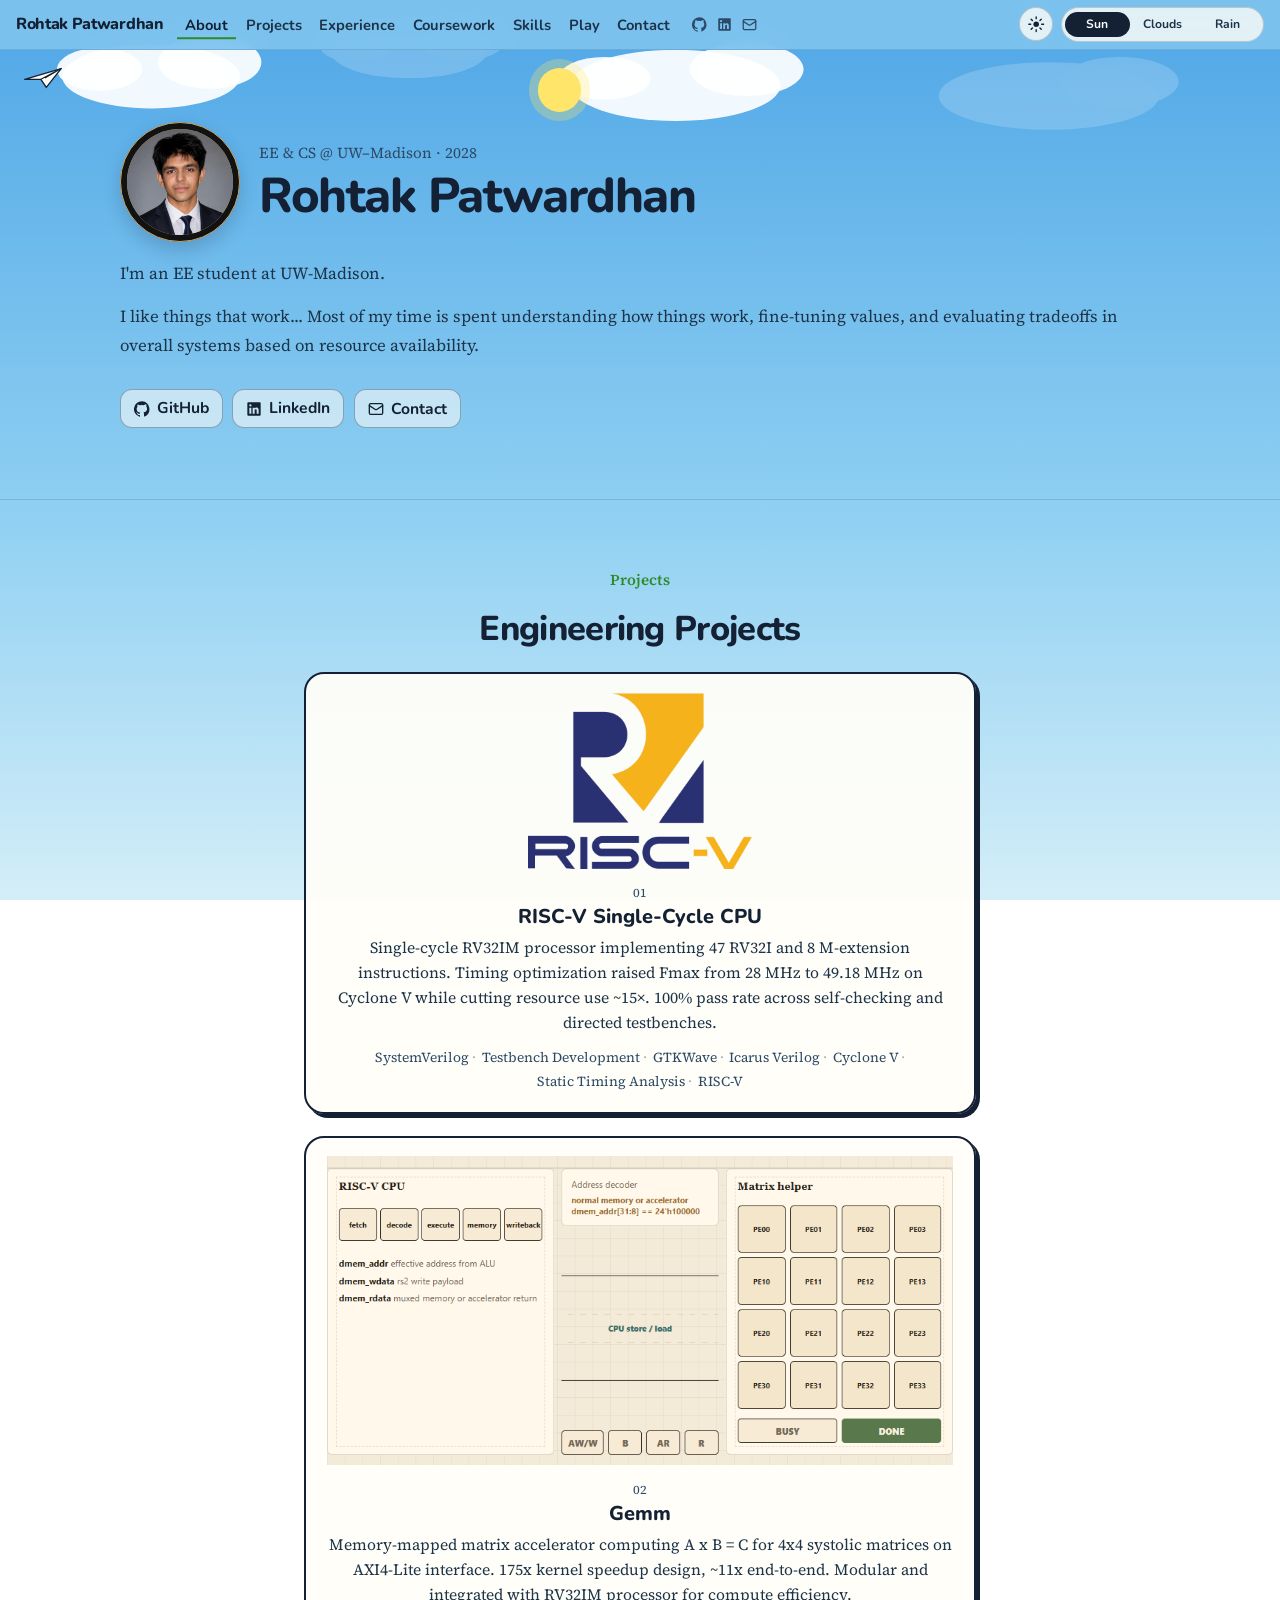
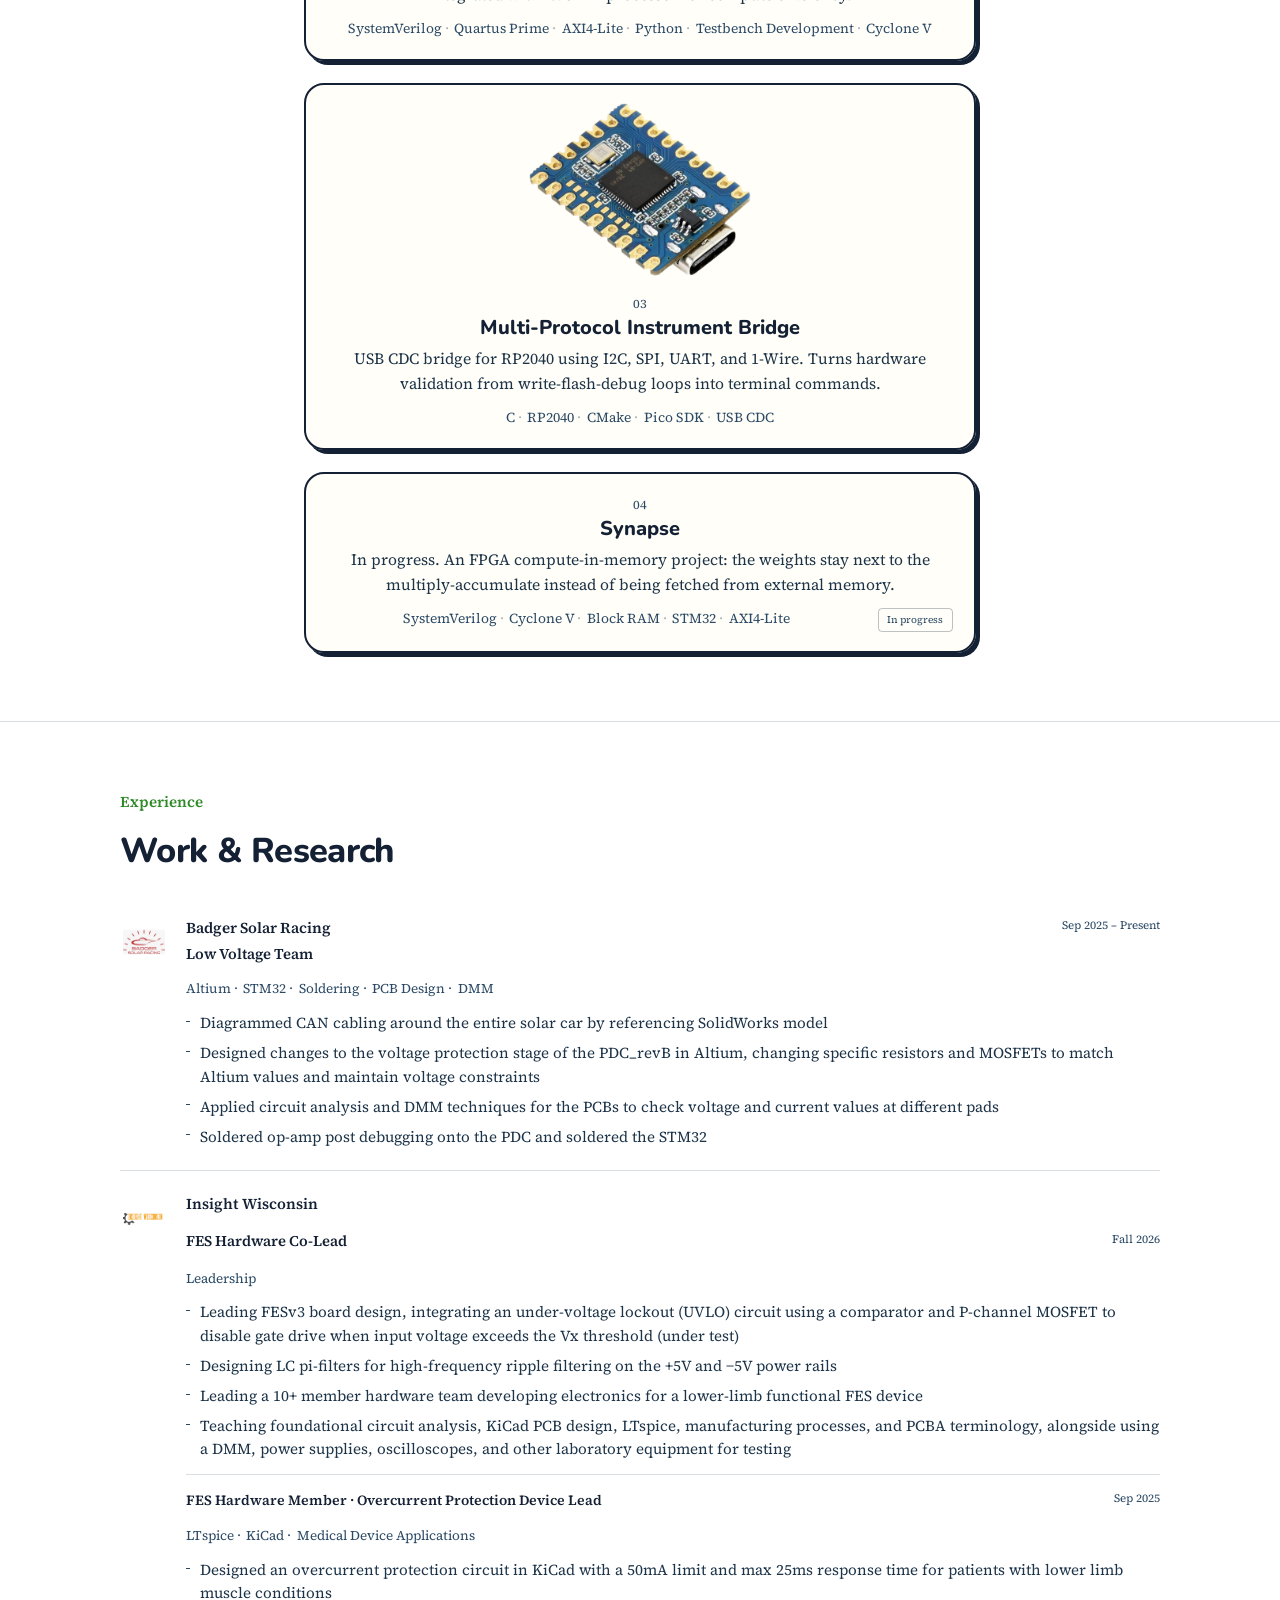
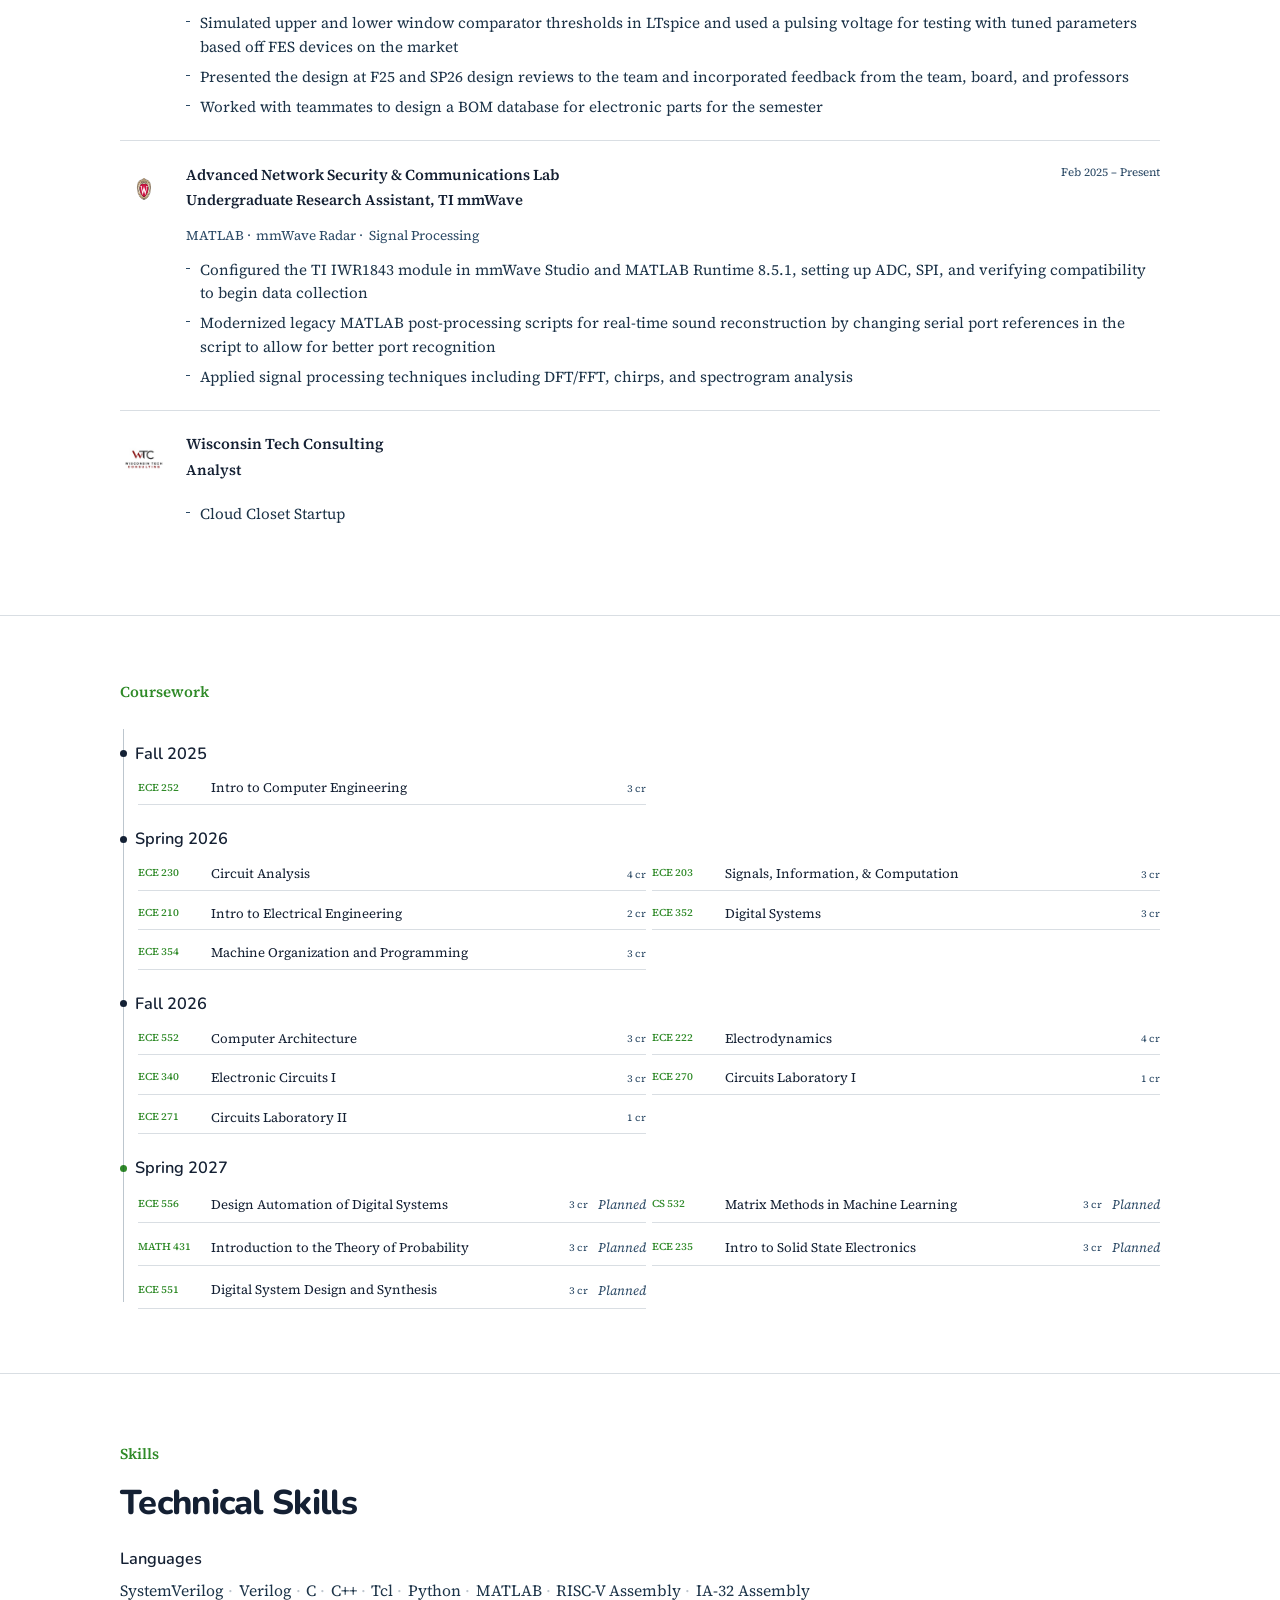
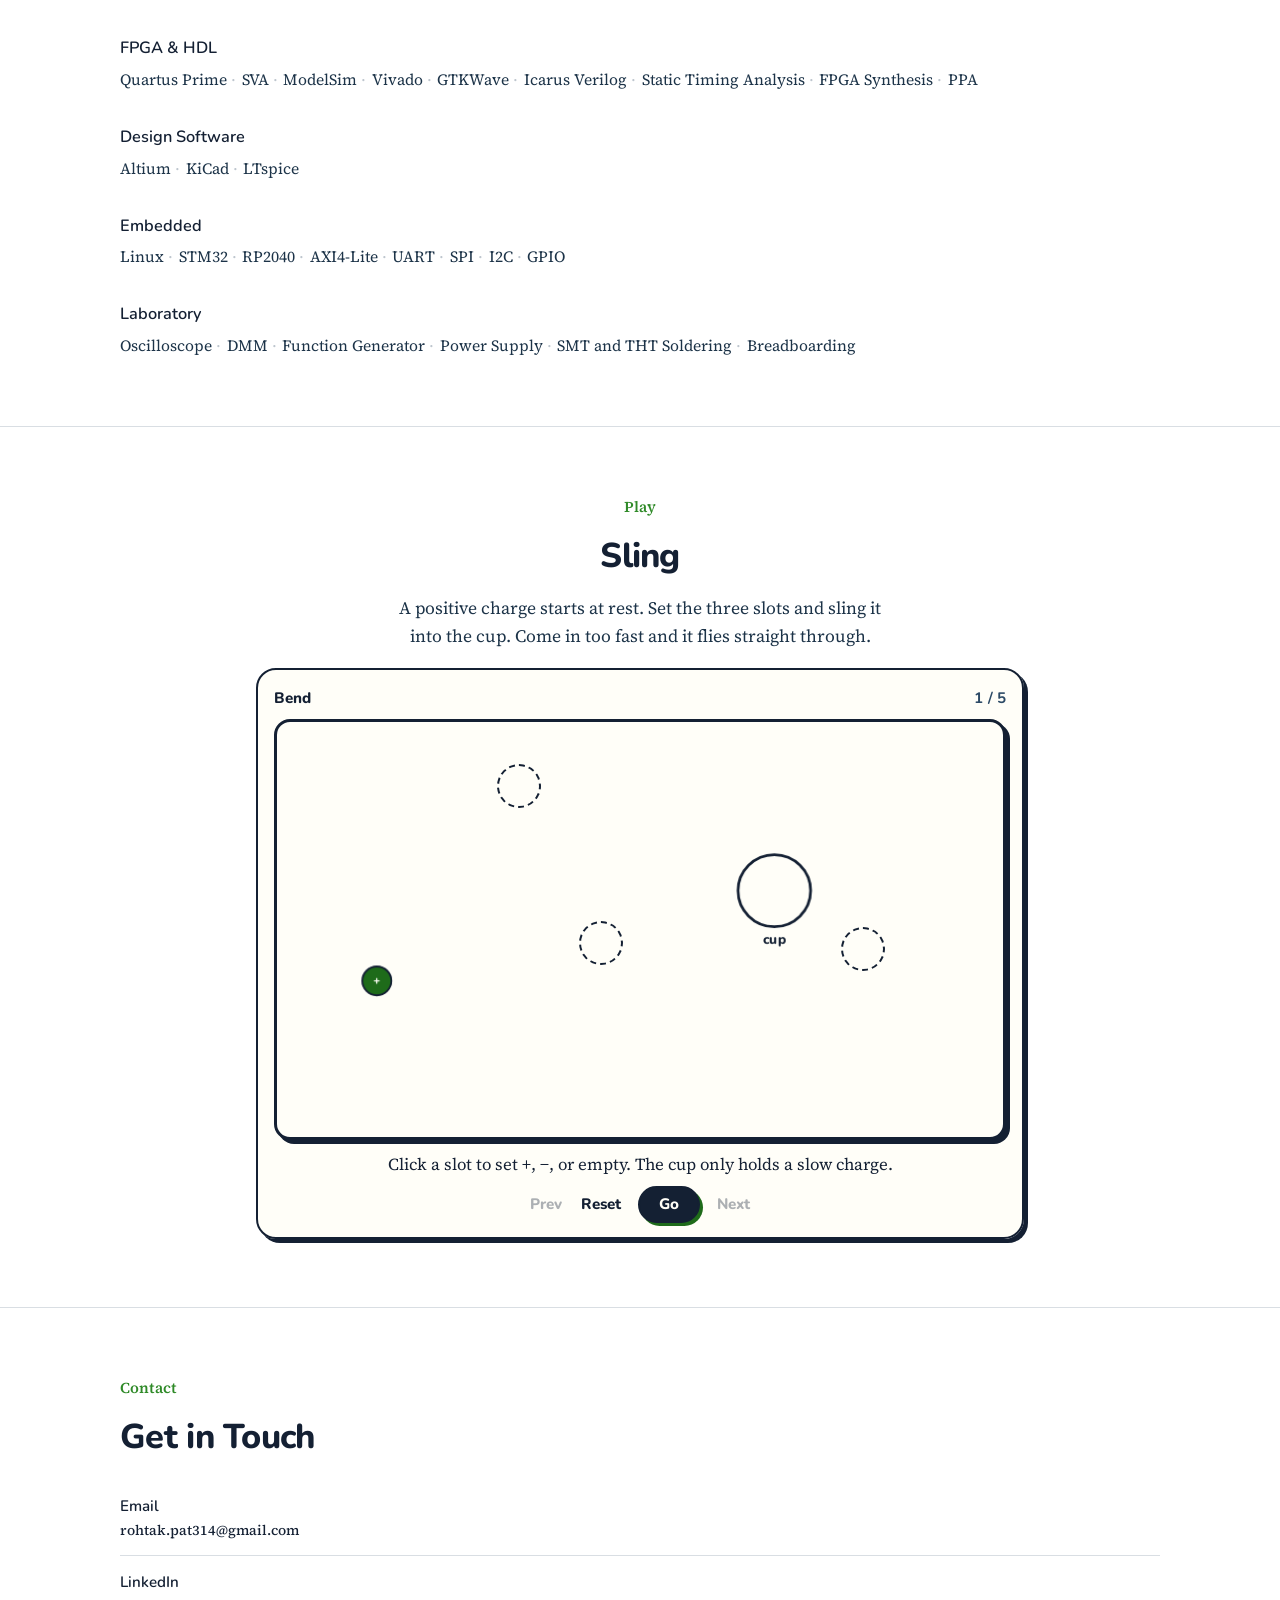
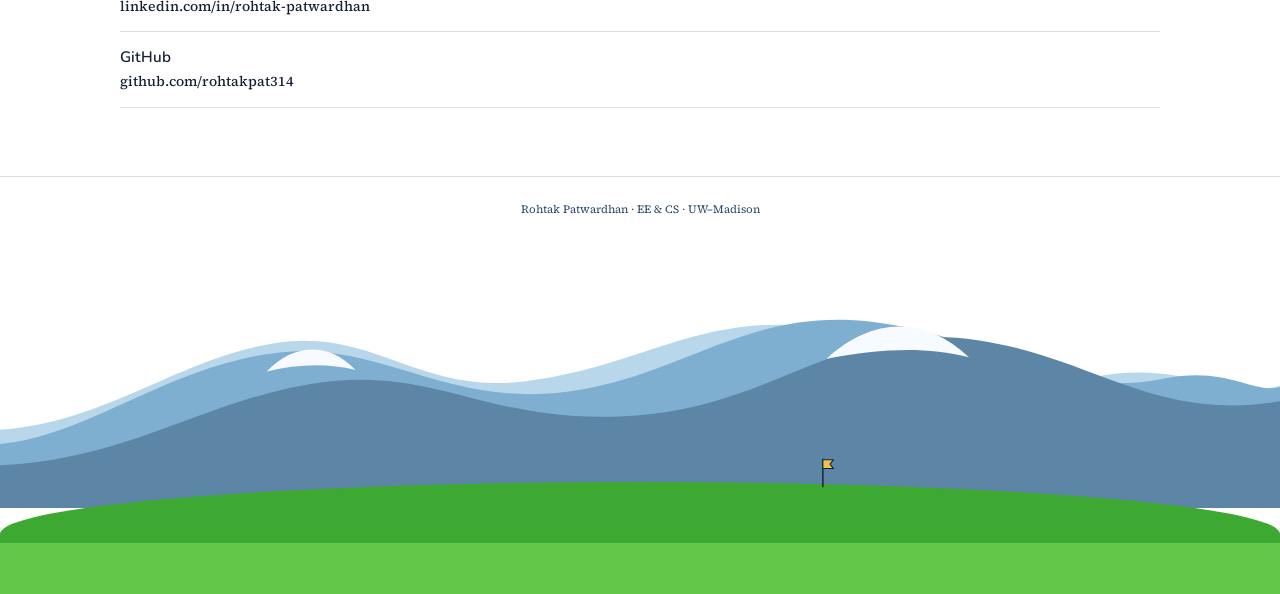
<file: index.html>
<!DOCTYPE html>
<html lang="en">
<head>
  <meta charset="UTF-8" />
  <meta name="viewport" content="width=device-width, initial-scale=1.0" />
  <title>Rohtak Patwardhan</title>
  <meta name="description" content="Rohtak Patwardhan, EE & CS student at UW–Madison. Computer architecture, RTL design, FPGA verification, embedded systems, and AXI4-Lite accelerator work." />
  <meta property="og:title" content="Rohtak Patwardhan" />
  <meta property="og:description" content="EE & CS @ UW–Madison. Computer architecture, RTL design, FPGA verification, and embedded systems." />
  <meta property="og:type" content="website" />
  <meta property="og:url" content="https://rohtakpatwardhan.com" />
  <meta property="og:image" content="https://rohtakpatwardhan.com/brand_assets/og-image.png" />
  <meta property="og:image:width" content="1200" />
  <meta property="og:image:height" content="630" />
  <meta name="twitter:card" content="summary_large_image" />
  <meta name="twitter:title" content="Rohtak Patwardhan" />
  <meta name="twitter:description" content="EE & CS @ UW–Madison. Computer architecture, RTL design, FPGA verification, and embedded systems." />
  <meta name="twitter:image" content="https://rohtakpatwardhan.com/brand_assets/og-image.png" />
  <link rel="icon" href="data:image/svg+xml,<svg xmlns='http://www.w3.org/2000/svg' viewBox='0 0 32 32'><rect width='32' height='20' fill='%235aaee8'/><rect y='20' width='32' height='12' fill='%234cba3e'/><text x='50%25' y='42%25' dominant-baseline='middle' text-anchor='middle' font-family='Georgia,serif' font-size='11' font-weight='600' fill='%23142033'>RP</text></svg>" />
  <link rel="preconnect" href="https://fonts.googleapis.com" />
  <link rel="preconnect" href="https://fonts.gstatic.com" crossorigin />
  <link href="https://fonts.googleapis.com/css2?family=Nunito:wght@600;700;800&family=Source+Serif+4:opsz,wght@8..60,400;8..60,500&display=swap" rel="stylesheet" />
  <link rel="stylesheet" href="sky.css" />
  <link rel="stylesheet" href="sling.css" />
  <style>
  :root {
    --bg:          #7ec4ef;
    --sb-bg:       transparent;
    --surface:     transparent;
    --surface-2:   #d4eef9;
    --border:      rgba(20, 50, 80, 0.16);
    --border-2:    rgba(20, 50, 80, 0.28);
    --accent:      #2f8a28;
    --accent-b:    #2f8a28;
    --accent-dim:  transparent;
    --accent-glow: transparent;
    --text:        #142033;
    --text-2:      #1c3348;
    --text-3:      #2c4a66;
    --green:       #2f8a28;
    --sb-w:        0px;
    --bar-h:       4.6rem;
  }

  *, *::before, *::after { box-sizing: border-box; margin: 0; padding: 0; }

  html { scroll-behavior: smooth; }
  body {
    background: linear-gradient(180deg, var(--sky-top) 0%, var(--sky-mid) 56%, var(--sky-bottom) 100%);
    background-attachment: fixed;
    color: var(--text);
    font-family: 'Source Serif 4', Georgia, serif; font-size: 17.5px;
    line-height: 1.6; -webkit-font-smoothing: antialiased; overflow-x: hidden;
    padding-bottom: 0;
  }
  ::selection { background: #d7f5c8; color: var(--text); }
  #about { background: transparent; }
  #education { padding: 4rem 0; }
  ::-webkit-scrollbar { width: 3px; }
  ::-webkit-scrollbar-track { background: var(--bg); }
  ::-webkit-scrollbar-thumb { background: var(--border-2); border-radius: 2px; }

  /* ── Top bar ─────────────────────────────── */
  .topbar {
    position: fixed; top: 0; left: 0; right: 0; z-index: 140;
    display: flex; flex-wrap: wrap; align-items: center; gap: 0.35rem 0.85rem;
    padding: 0.45rem 1rem;
    background: rgba(126, 196, 239, 0.92);
    border-bottom: 1px solid var(--border);
    backdrop-filter: blur(10px);
  }
  html[data-time="night"] .topbar { background: rgba(12, 23, 48, 0.92); }

  .sb-name {
    font-family: 'Nunito', sans-serif;
    font-size: 1rem; font-weight: 800; color: var(--text);
    letter-spacing: -0.02em; text-decoration: none; white-space: nowrap;
  }
  .sb-name:hover { color: var(--accent); }

  .nav-track {
    position: relative;
    display: flex; flex-wrap: wrap; align-items: center;
    gap: 0.05rem 0.15rem;
  }

  .nav-indicator {
    position: absolute; left: 0; top: 0;
    height: 2px; width: 0;
    background: var(--accent);
    transition: transform 0.25s ease, width 0.2s ease;
    pointer-events: none;
  }

  .s-link {
    display: inline-flex; align-items: center;
    padding: 0.32rem 0.48rem;
    font-family: 'Nunito', sans-serif;
    font-size: 0.92rem; font-weight: 700;
    color: var(--text-2); text-decoration: none;
    cursor: pointer; border: none; background: none;
    position: relative; z-index: 1;
  }
  .s-icon { display: none; }
  .s-link:hover { color: var(--text); }
  .s-link.active { color: var(--text); }

  .sb-socials { display: flex; gap: 0.65rem; align-items: center; }
  .sb-social {
    display: flex; align-items: center; justify-content: center;
    color: var(--text-3); text-decoration: none;
  }
  .sb-social:hover { color: var(--text); }
  .topbar .sky-controls { position: static; margin-left: auto; z-index: auto; }

  .sb-resume {
    display: inline-flex; align-items: center; gap: 0.35rem;
    font-size: 0.92rem; font-family: inherit;
    color: var(--text); text-decoration: underline; text-underline-offset: 3px;
  }
  .sb-resume:hover { color: var(--accent); }

  /* ── Main ────────────────────────────────── */
  .main {
    margin-left: 0;
    padding-top: var(--bar-h);
    min-height: 100vh;
    position: relative;
    z-index: 1;
  }
  h1, h2, h3, .sec-heading, .hero-name, .sb-name, .proj-name,
  .cw-term-label, .skills-cat-label, .contact-platform {
    font-family: 'Nunito', sans-serif;
    font-weight: 800;
  }

  .container { width: 100%; max-width: 72rem; margin: 0 auto; padding: 0 3.5rem; position: relative; z-index: 1; }

  /* ── Sections ────────────────────────────── */
  section { padding: 4.25rem 0; border-bottom: 1px solid var(--border); scroll-margin-top: calc(var(--bar-h) + 0.4rem); }
  section:last-of-type { border-bottom: none; }

  .sec-label {
    font-size: 0.95rem; font-weight: 600;
    color: var(--accent);
    margin-bottom: 1.1rem;
  }

  .sec-heading {
    font-size: clamp(1.7rem, 3vw, 2.15rem);
    font-weight: 800; letter-spacing: -0.02em; line-height: 1.12;
    color: var(--text); margin-bottom: 1.5rem;
  }
  .sec-sub { font-size: 0.9rem; color: var(--text-2); line-height: 1.8; max-width: 500px; margin-bottom: 2.5rem; }

  /* ── Reveal ──────────────────────────────── */
  .reveal { opacity: 1; }

  /* ── ABOUT ───────────────────────────────── */
  #about { padding: 4.5rem 0 3.25rem; display: block; position: relative; }
  #about .container { text-align: left; position: relative; }

  .about-head {
    display: flex;
    align-items: center;
    gap: 1.2rem;
    margin-bottom: 1.15rem;
  }
  .about-copy { min-width: 0; }
  .about-frame {
    flex: none;
    box-sizing: border-box;
    width: 120px;
    height: 120px;
    padding: 6px;
    border: 1px solid #c6a15a;
    border-radius: 50%;
    background: #121212;
    box-shadow: 0 8px 18px rgba(20, 40, 70, 0.2);
  }
  html[data-time="night"] .about-frame {
    box-shadow: 0 12px 26px rgba(0, 0, 0, 0.48);
  }
  .about-photo {
    display: block;
    width: 100%;
    height: 100%;
    border-radius: 50%;
    object-fit: cover;
    object-position: center 30%;
    box-shadow: inset 0 0 0 1px #c6a15a;
  }
  .hero-kicker {
    font-size: 0.95rem; color: var(--text-3); margin-bottom: 0.35rem;
  }
  .hero-name {
    font-size: clamp(2.3rem, 4.4vw, 3.05rem);
    font-weight: 800; letter-spacing: -0.03em; line-height: 1.05;
    color: var(--text); margin-bottom: 0;
  }
  .hero-bio {
    font-size: 1.05rem; color: var(--text-2); line-height: 1.7; margin: 0 0 1.8rem;
    display: flex; flex-direction: column; gap: 0.9rem;
  }
  .hero-link { color: var(--text); text-decoration: underline; text-underline-offset: 3px; }
  .hero-socials { display: flex; gap: 0.6rem; flex-wrap: wrap; margin-bottom: 1.15rem; }
  .social-btn {
    display: inline-flex; align-items: center; gap: 0.45rem;
    padding: 0.38rem 0.8rem;
    background: rgba(255, 254, 248, 0.55); color: var(--text);
    font-family: 'Nunito', sans-serif;
    font-size: 0.98rem; font-weight: 700;
    text-decoration: none;
    border: 1px solid rgba(20, 32, 51, 0.35); border-radius: 12px;
    cursor: pointer;
  }
  .social-btn:hover { background: rgba(255, 254, 248, 0.9); }
  .social-btn:active { background: #fff; }
  .hero-actions { display: flex; gap: 1.15rem; flex-wrap: wrap; margin-bottom: 0; }

  /* Buttons */
  .btn-primary, .btn-ghost {
    display: inline-flex; align-items: center;
    padding: 0; background: none; color: var(--text);
    font-size: 1.02rem; font-weight: 400; font-family: inherit;
    border: none; border-radius: 0; cursor: pointer;
    text-decoration: underline; text-underline-offset: 3px;
  }
  .btn-primary svg { display: none; }
  .btn-primary:hover, .btn-ghost:hover { color: var(--accent); }
  .btn-primary:active, .btn-ghost:active { color: var(--text); }

  /* ── Chips ───────────────────────────────── */
  .chip {
    display: inline-block; font-size: 0.67rem; font-weight: 400;
    color: var(--text-3); border: 1px solid var(--border);
    padding: 0.18rem 0.55rem; border-radius: 4px;
  }

  /* ── PROJECTS ────────────────────────────── */
  .proj-grid {
    display: grid; grid-template-columns: repeat(2,1fr);
    gap: 1px; background: var(--border);
    border: 1px solid var(--border); border-radius: 5px; overflow: hidden;
  }
  #proj-fallback {
    display: flex;
    flex-direction: column;
    gap: 1.35rem;
    margin: 0.4rem auto 0;
    max-width: 42rem;
  }
  #projects .sec-label,
  #projects .sec-heading,
  #proj-fallback .proj-body { text-align: center; }
  #proj-fallback .proj-gallery { display: flex; justify-content: center; }
  #proj-fallback .proj-footer { justify-content: center; }
  #proj-fallback .proj-tools { justify-content: center; }

  .proj-card { overflow: hidden; background: transparent; }
  #proj-fallback .proj-card {
    background: rgba(255, 254, 248, 0.94);
    border: 2px solid #142033;
    border-radius: 20px;
    box-shadow: 4px 4px 0 #142033;
    padding: 1.15rem 1.3rem 1.2rem;
    color: #142033;
    transition: background 0.18s ease, box-shadow 0.18s ease, transform 0.18s ease;
  }
  #proj-fallback .proj-card:hover {
    background: #fffef8;
    box-shadow: 6px 6px 0 #142033;
    transform: translate(-1px, -2px);
  }
  html[data-time="night"] #proj-fallback .proj-card {
    box-shadow: 4px 4px 0 rgba(244, 241, 228, 0.45);
  }
  html[data-time="night"] #proj-fallback .proj-card:hover {
    box-shadow: 6px 6px 0 rgba(244, 241, 228, 0.55);
  }
  #proj-fallback .proj-card:focus-visible {
    outline: 2px solid var(--accent);
    outline-offset: 3px;
  }
  #proj-fallback .proj-num,
  #proj-fallback .proj-tools .chip,
  #proj-fallback .proj-status { color: #2c4a66; }
  #proj-fallback .proj-name { color: #142033; }
  #proj-fallback .proj-desc { color: #1c3348; }
  #proj-fallback .proj-tools .chip:not(:last-child)::after { color: rgba(20, 50, 80, 0.4); }
  #proj-fallback .proj-status { border-color: rgba(20, 32, 51, 0.28); }
  #proj-fallback .proj-card > .proj-body:first-child { padding-top: 0.15rem; }

  .proj-gallery {
    background: transparent;
  }
  .proj-gallery img { width: 100%; height: auto; display: block; }
  .proj-gallery img.pg-contain {
    width: auto; max-width: 16rem; max-height: 11rem;
    object-fit: contain; background: transparent; padding: 0;
  }
  .proj-gallery img.pg-diagram {
    width: 100%; height: auto; object-fit: contain;
    background: transparent; padding: 0;
  }
  .proj-gallery-overlay {
    position: absolute; inset: 0;
    display: flex; align-items: flex-end; justify-content: space-between;
    padding: 0.75rem; opacity: 0; transition: opacity 0.2s ease;
  }
  .proj-gallery:hover .proj-gallery-overlay { opacity: 1; background: rgba(0,0,0,0.4); }
  .gallery-btn {
    display: inline-flex; align-items: center; gap: 0.4rem;
    font-size: 0.69rem; font-weight: 500; color: #fff;
    background: rgba(0,0,0,0.65); padding: 0.3rem 0.65rem;
    border-radius: 3px; border: 1px solid rgba(255,255,255,0.12); cursor: pointer;
    transition: background 0.15s ease;
  }
  .gallery-btn:hover { background: rgba(0,0,0,0.85); }
  .gallery-count { font-size: 0.67rem; color: rgba(255,255,255,0.5); }

  .proj-body { padding: 0.9rem 0 0; }
  .proj-num  { font-size: 0.78rem; color: var(--text-3); margin-bottom: 0.15rem; }
  .proj-name { font-size: 1.25rem; font-weight: 800; color: var(--text); margin-bottom: 0.35rem; line-height: 1.2; }
  .proj-desc { font-size: 0.98rem; color: var(--text-2); line-height: 1.6; margin-bottom: 0.55rem; }
  .proj-footer { padding-top: 0.15rem; display: flex; align-items: baseline; justify-content: space-between; gap: 0.75rem; }
  .proj-tools { display: flex; flex-wrap: wrap; gap: 0.15rem 0.35rem; flex: 1; }
  .proj-docs {
    display: inline-flex; align-items: center; gap: 0.3rem;
    font-size: 0.86rem; color: var(--text-3);
    text-decoration: underline; text-underline-offset: 3px;
    white-space: nowrap; flex-shrink: 0;
  }
  .proj-docs:hover { color: var(--text); }

  .proj-tools .chip {
    color: var(--text-3); border: none; background: none; padding: 0; font-size: 0.86rem;
  }
  .proj-tools .chip:not(:last-child)::after { content: "  ·"; color: var(--border-2); }

  a.proj-card { text-decoration: none; color: inherit; display: flex; flex-direction: column; cursor: pointer; }
  .proj-card-hint { display: none; }
  .proj-gallery::after { content: none; }
  .proj-placeholder { width: 100%; height: 100%; background: var(--surface-2); display: flex; flex-direction: column; align-items: center; justify-content: center; gap: 0.75rem; }
  .proj-placeholder-badge { font-size: 0.6rem; color: var(--text-3); letter-spacing: 0.12em; text-transform: uppercase; border: 1px solid var(--border); padding: 0.2rem 0.6rem; border-radius: 3px; }
  .proj-status { font-size: 0.62rem; color: var(--text-3); white-space: nowrap; border: 1px solid var(--border); padding: 0.18rem 0.55rem; border-radius: 4px; flex-shrink: 0; }
  .proj-collab { font-size: 0.62rem; color: var(--text-3); margin-bottom: 0.6rem; }

  /* ── EXPERIENCE ──────────────────────────── */
  .timeline { display: flex; flex-direction: column; }
  .tl-card { padding: 1.35rem 0; background: transparent; border-bottom: 1px solid var(--border); display: flex; gap: 1.1rem; align-items: flex-start; }
  .tl-card:last-child { border-bottom: none; }
  .tl-logo-wrap {
    width: 48px; height: 48px; flex-shrink: 0; margin-top: 0.15rem;
    display: flex; align-items: center; justify-content: center;
    overflow: hidden;
  }
  .tl-logo { max-width: 88%; max-height: 88%; object-fit: contain; display: block; }
  .tl-body { flex: 1; min-width: 0; }
  .tl-header { display: flex; align-items: flex-start; justify-content: space-between; gap: 1rem; flex-wrap: wrap; margin-bottom: 0.25rem; }
  .tl-org  { font-size: 0.95rem; font-weight: 600; color: var(--text); margin-bottom: 0.15rem; }
  .tl-role { font-size: 0.93rem; font-weight: 600; color: var(--text); margin-bottom: 0.5rem; }
  .tl-date { font-size: 0.71rem; color: var(--text-3); white-space: nowrap; flex-shrink: 0; }
  .tl-tags { display: flex; flex-wrap: wrap; gap: 0.15rem 0.35rem; }
  .tl-tags .chip { color: var(--text-3); border: none; background: none; padding: 0; font-size: 0.84rem; }
  .tl-tags .chip:not(:last-child)::after { content: "  ·"; }
  .tl-bullets { list-style: none; margin-top: 0.7rem; display: flex; flex-direction: column; gap: 0.4rem; }
  .tl-bullets li { font-size: 0.95rem; color: var(--text-2); line-height: 1.55; padding-left: 0.9rem; position: relative; }
  .tl-bullets li::before {
    content: ''; position: absolute; left: 0; top: 0.65em;
    width: 4px; height: 1px; background: var(--text-3);
  }
  .tl-org--spaced { margin-bottom: 0.85rem; }
  .tl-roles-list { display: flex; flex-direction: column; }
  .tl-role-section + .tl-role-section { border-top: 1px solid var(--border); margin-top: 0.85rem; padding-top: 0.85rem; }
  .tl-header--compact { margin-bottom: 0.35rem; }
  .tl-role--sm { font-size: 0.88rem; }

  /* ── COURSEWORK ──────────────────────────── */
  .cw-flow {
    display: flex; flex-direction: column; align-items: stretch; gap: 0.15rem;
    position: relative; padding-left: 1.15rem;
  }
  .cw-flow::before {
    content: ''; position: absolute; left: 3px; top: 0.45rem; bottom: 0.45rem;
    width: 1px; background: var(--border-2);
  }
  .cw-term { min-width: 0; }
  .cw-term-label {
    font-size: 1.02rem; font-weight: 600; color: var(--text);
    display: flex; align-items: center; gap: 0.5rem;
    margin: 1.15rem 0 0.35rem;
  }
  .cw-term-label::before {
    content: ''; width: 7px; height: 7px; border-radius: 50%; flex-shrink: 0;
    background: var(--text); box-shadow: none;
    margin-left: -1.15rem;
  }
  .cw-term--next .cw-term-label { color: var(--text); }
  .cw-term--next .cw-term-label::before { background: var(--accent-b); }
  .cw-nodes {
    display: grid; grid-template-columns: 1fr 1fr; gap: 0.4rem;
  }
  .cw-node {
    background: transparent; border: none; border-bottom: 1px solid var(--border);
    border-radius: 0; padding: 0.45rem 0;
  }
  .cw-term--next .cw-node { border-color: var(--border); background: transparent; }
  .cw-row-top { display: flex; align-items: center; gap: 0.4rem 0.65rem; flex-wrap: wrap; }
  .cw-code { font-size: 0.66rem; font-weight: 500; color: var(--accent); flex-shrink: 0; width: 62px; }
  .cw-name { font-size: 0.82rem; color: var(--text); flex: 1; min-width: 8rem; line-height: 1.35; }
  .cw-cred { font-size: 0.64rem; color: var(--text-3); flex-shrink: 0; }
  .cw-badge {
    font-size: 0.82rem; font-style: italic; font-weight: 400;
    color: var(--text-3); border: none; padding: 0; margin-left: auto; flex-shrink: 0;
  }
  .cw-flow-link { display: none; }
  .cw-flow-line { flex: 0 0 0.55rem; width: 1px; background: var(--border-2); }
  .cw-flow-link svg { flex-shrink: 0; transform: rotate(90deg); }
  @media (max-width: 620px) {
    .cw-nodes { grid-template-columns: 1fr; }
  }

  /* ── SKILLS ──────────────────────────────── */
  .skills-grid { display: flex; flex-direction: column; gap: 2rem; }
  .skills-cat-label {
    font-size: 1.02rem; font-weight: 600; color: var(--text); margin-bottom: 0.35rem;
  }
  .skills-chips { display: flex; flex-wrap: wrap; gap: 0.15rem 0.35rem; }
  .skills-chips .chip {
    color: var(--text-2); border: none; background: none; padding: 0; font-size: 0.98rem;
  }
  .skills-chips .chip:not(:last-child)::after { content: "  ·"; color: var(--border-2); }

  /* ── CONTACT ─────────────────────────────── */
  .contact-links { display: flex; flex-direction: column; }
  .contact-card {
    display: flex; align-items: center; gap: 1rem;
    background: transparent; padding: 0.85rem 0;
    border-bottom: 1px solid var(--border);
    text-decoration: none; color: var(--text);
  }
  .contact-card:hover { color: var(--accent); }
  .contact-icon { display: none; }
  .contact-platform { font-size: 0.95rem; font-weight: 600; color: var(--text); margin-bottom: 0.05rem; }
  .contact-value { font-size: 0.88rem; font-weight: 500; color: var(--text); }
  .contact-arrow { display: none; }

  /* ── FOOTER ──────────────────────────────── */
  .site-footer { padding: 1.5rem 3rem; text-align: center; font-size: 0.7rem; color: var(--text-3); border-top: 1px solid var(--border); }

  /* ── LIGHTBOX ────────────────────────────── */
  #lightbox {
    position: fixed; inset: 0; z-index: 500;
    background: rgba(0,0,0,0.95);
    display: flex; flex-direction: column; align-items: center; justify-content: center;
    opacity: 0; pointer-events: none; transition: opacity 0.2s ease;
  }
  #lightbox.open { opacity: 1; pointer-events: all; }
  .lb-header {
    position: absolute; top: 0; left: 0; right: 0;
    display: flex; align-items: center; justify-content: space-between;
    padding: 1rem 1.5rem; border-bottom: 1px solid var(--border); background: var(--bg);
  }
  .lb-title { font-size: 0.88rem; font-weight: 500; }
  .lb-meta  { font-size: 0.71rem; color: var(--text-3); }
  .lb-close { width: 32px; height: 32px; border-radius: 4px; background: none; border: 1px solid var(--border); color: var(--text-2); cursor: pointer; display: flex; align-items: center; justify-content: center; transition: background 0.15s ease; }
  .lb-close:hover { background: var(--surface-2); }
  .lb-img-wrap { max-width: min(90vw,960px); width: 100%; }
  .lb-img-wrap img { width: 100%; max-height: 70vh; object-fit: contain; border: 1px solid var(--border); transition: opacity 0.18s ease; }
  .lb-nav { position: absolute; top: 50%; transform: translateY(-50%); width: 100%; padding: 0 0.75rem; display: flex; align-items: center; justify-content: space-between; pointer-events: none; }
  .lb-nav-btn { width: 38px; height: 38px; border-radius: 4px; background: var(--surface); border: 1px solid var(--border); color: var(--text-2); cursor: pointer; pointer-events: all; display: flex; align-items: center; justify-content: center; transition: background 0.15s ease; }
  .lb-nav-btn:hover { background: var(--surface-2); color: var(--text); }
  .lb-dots { display: flex; gap: 0.4rem; margin-top: 1rem; }
  .lb-dot { width: 6px; height: 6px; border-radius: 50%; background: var(--border-2); border: none; cursor: pointer; padding: 0; transition: background 0.15s ease; }
  .lb-dot.active { background: var(--text-2); }

  /* ── Keyframes ───────────────────────────── */
  #scroll-progress {
    position: fixed; top: 0; left: 0; right: 0;
    height: 2px; z-index: 200; pointer-events: none;
    background: transparent;
  }
  #scroll-fill {
    height: 100%; width: 0%;
    background: var(--accent);
    transition: width 0.08s linear;
  }
  @keyframes fadeIn  { from { opacity: 0; } to { opacity: 1; } }

  @media (max-width: 800px) {
    :root { --bar-h: 7.4rem; }
    .container { padding: 0 1.35rem; }
    .site-footer { padding: 1.5rem 1.35rem; }
    .about-frame { width: 104px; height: 104px; padding: 5px; }
    .about-head { gap: 0.95rem; }
    .topbar .weather { grid-template-columns: repeat(3, 3.15rem); }
    .topbar .weather-thumb { width: 3.15rem; }
    html[data-weather="cloudy"] .topbar .weather-thumb { transform: translateX(3.15rem); }
    html[data-weather="rain"] .topbar .weather-thumb { transform: translateX(6.3rem); }
  }
  </style>
</head>
<body>
<div id="scroll-progress"><div id="scroll-fill"></div></div>

<header class="topbar">
  <a class="sb-name" href="#about" onclick="scrollToSection('about'); return false;">Rohtak Patwardhan</a>
  <nav class="nav-track" id="nav-track" aria-label="Sections">
    <div class="nav-indicator" id="nav-indicator"></div>
    <button class="s-link active" data-section="about" onclick="scrollToSection('about')">About</button>
    <button class="s-link" data-section="projects" onclick="scrollToSection('projects')">Projects</button>
    <button class="s-link" data-section="experience" onclick="scrollToSection('experience')">Experience</button>
    <button class="s-link" data-section="education" onclick="scrollToSection('education')">Coursework</button>
    <button class="s-link" data-section="skills" onclick="scrollToSection('skills')">Skills</button>
    <button class="s-link" data-section="play" onclick="scrollToSection('play')">Play</button>
    <button class="s-link" data-section="contact" onclick="scrollToSection('contact')">Contact</button>
  </nav>
  <div class="sb-socials">
    <a href="https://github.com/rohtakpat314" target="_blank" rel="noopener" class="sb-social" title="GitHub">
      <svg width="15" height="15" viewBox="0 0 24 24" fill="currentColor"><path d="M12 .3a12 12 0 0 0-3.8 23.4c.6.1.8-.3.8-.6v-2c-3.3.7-4-1.6-4-1.6-.5-1.4-1.3-1.8-1.3-1.8-1-.7.1-.7.1-.7 1.1.1 1.7 1.1 1.7 1.1 1 1.7 2.6 1.2 3.2.9.1-.7.4-1.2.7-1.5-2.6-.3-5.4-1.3-5.4-5.8 0-1.3.5-2.4 1.2-3.2-.1-.3-.5-1.5.1-3.2 0 0 1-.3 3.3 1.2a11.5 11.5 0 0 1 6 0C17.3 4.7 18.3 5 18.3 5c.7 1.7.2 2.9.1 3.2.8.8 1.2 1.9 1.2 3.2 0 4.5-2.8 5.5-5.4 5.8.4.4.8 1.1.8 2.2v3.3c0 .3.2.7.8.6A12 12 0 0 0 12 .3"/></svg>
    </a>
    <a href="https://www.linkedin.com/in/rohtak-patwardhan" target="_blank" rel="noopener" class="sb-social" title="LinkedIn">
      <svg width="15" height="15" viewBox="0 0 24 24" fill="currentColor"><path d="M20.5 2h-17A1.5 1.5 0 0 0 2 3.5v17A1.5 1.5 0 0 0 3.5 22h17a1.5 1.5 0 0 0 1.5-1.5v-17A1.5 1.5 0 0 0 20.5 2zM8 19H5v-9h3zM6.5 8.25A1.75 1.75 0 1 1 8.3 6.5a1.78 1.78 0 0 1-1.8 1.75zM19 19h-3v-4.74c0-1.42-.6-1.93-1.38-1.93A1.74 1.74 0 0 0 13 14.19a.66.66 0 0 0 0 .14V19h-3v-9h2.9v1.3a3.11 3.11 0 0 1 2.7-1.4c1.55 0 3.36.86 3.36 3.66z"/></svg>
    </a>
    <a href="mailto:rohtak.pat314@gmail.com" class="sb-social" title="Email">
      <svg width="15" height="15" viewBox="0 0 24 24" fill="none" stroke="currentColor" stroke-width="2" stroke-linecap="round" stroke-linejoin="round"><rect x="2" y="4" width="20" height="16" rx="2"/><path d="m22 7-8.97 5.7a1.94 1.94 0 0 1-2.06 0L2 7"/></svg>
    </a>
  </div>
</header>

<!-- ═══ MAIN ═══ -->
<main class="main" id="main">

  <!-- ABOUT -->
  <section id="about" data-section="about">
    <div class="container">
      <div class="about-head">
        <div class="about-frame">
          <img class="about-photo" src="brand_assets/portrait.png" alt="Portrait of Rohtak Patwardhan" />
        </div>
        <div class="about-copy">
          <p class="hero-kicker">EE &amp; CS @ UW–Madison · 2028</p>
          <h1 class="hero-name">Rohtak Patwardhan</h1>
        </div>
      </div>
      <div class="hero-bio">
        <p>I'm an EE student at UW-Madison.</p>
        <p>I like things that work... Most of my time is spent understanding how things work, fine-tuning values, and evaluating tradeoffs in overall systems based on resource availability.</p>
      </div>
      <div class="hero-socials">
        <a class="social-btn" href="https://github.com/rohtakpat314" target="_blank" rel="noopener">
          <svg width="16" height="16" viewBox="0 0 24 24" fill="currentColor" aria-hidden="true"><path d="M12 .3a12 12 0 0 0-3.8 23.4c.6.1.8-.3.8-.6v-2c-3.3.7-4-1.6-4-1.6-.5-1.4-1.3-1.8-1.3-1.8-1-.7.1-.7.1-.7 1.1.1 1.7 1.1 1.7 1.1 1 1.7 2.6 1.2 3.2.9.1-.7.4-1.2.7-1.5-2.6-.3-5.4-1.3-5.4-5.8 0-1.3.5-2.4 1.2-3.2-.1-.3-.5-1.5.1-3.2 0 0 1-.3 3.3 1.2a11.5 11.5 0 0 1 6 0C17.3 4.7 18.3 5 18.3 5c.7 1.7.2 2.9.1 3.2.8.8 1.2 1.9 1.2 3.2 0 4.5-2.8 5.5-5.4 5.8.4.4.8 1.1.8 2.2v3.3c0 .3.2.7.8.6A12 12 0 0 0 12 .3"/></svg>
          GitHub
        </a>
        <a class="social-btn" href="https://www.linkedin.com/in/rohtak-patwardhan" target="_blank" rel="noopener">
          <svg width="16" height="16" viewBox="0 0 24 24" fill="currentColor" aria-hidden="true"><path d="M20.5 2h-17A1.5 1.5 0 0 0 2 3.5v17A1.5 1.5 0 0 0 3.5 22h17a1.5 1.5 0 0 0 1.5-1.5v-17A1.5 1.5 0 0 0 20.5 2zM8 19H5v-9h3zM6.5 8.25A1.75 1.75 0 1 1 8.3 6.5a1.78 1.78 0 0 1-1.8 1.75zM19 19h-3v-4.74c0-1.42-.6-1.93-1.38-1.93A1.74 1.74 0 0 0 13 14.19a.66.66 0 0 0 0 .14V19h-3v-9h2.9v1.3a3.11 3.11 0 0 1 2.7-1.4c1.55 0 3.36.86 3.36 3.66z"/></svg>
          LinkedIn
        </a>
        <button class="social-btn" type="button" onclick="scrollToSection('contact')">
          <svg width="16" height="16" viewBox="0 0 24 24" fill="none" stroke="currentColor" stroke-width="2" stroke-linecap="round" stroke-linejoin="round" aria-hidden="true"><rect x="2" y="4" width="20" height="16" rx="2"/><path d="m22 7-8.97 5.7a1.94 1.94 0 0 1-2.06 0L2 7"/></svg>
          Contact
        </button>
      </div>
    </div>
  </section>

  <!-- PROJECTS -->
  <section id="projects" data-section="projects">
    <div class="container">
      <p class="sec-label reveal">Projects</p>
      <h2 class="sec-heading reveal">Engineering Projects</h2>
      <div id="proj-fallback">

        <!-- 01 RV32I CPU -->
        <a href="projects/riscv-cpu.html" class="proj-card reveal">
          <div class="proj-gallery">
            <img class="pg-contain pg-logo" src="brand_assets/RISC-V-logo-square.svg.avif" alt="RISC-V logo" loading="lazy"/>
            <div class="proj-card-hint">View project <svg width="11" height="11" viewBox="0 0 24 24" fill="none" stroke="currentColor" stroke-width="2.5" stroke-linecap="round" stroke-linejoin="round"><path d="M5 12h14M12 5l7 7-7 7"/></svg></div>
          </div>
          <div class="proj-body">
            <p class="proj-num">01</p>
            <p class="proj-name">RISC-V Single-Cycle CPU</p>
            <p class="proj-desc">Single-cycle RV32IM processor implementing 47 RV32I and 8 M-extension instructions. Timing optimization raised Fmax from 28 MHz to 49.18 MHz on Cyclone V while cutting resource use ~15×. 100% pass rate across self-checking and directed testbenches.</p>
            <div class="proj-footer">
              <div class="proj-tools"><span class="chip">SystemVerilog</span><span class="chip">Testbench Development</span><span class="chip">GTKWave</span><span class="chip">Icarus Verilog</span><span class="chip">Cyclone V</span><span class="chip">Static Timing Analysis</span><span class="chip">RISC-V</span></div>
            </div>
          </div>
        </a>

        <!-- 02 AXI4-Lite Matrix Accelerator -->
        <a href="projects/axi-matrix.html" class="proj-card reveal">
          <div class="proj-gallery">
            <img class="pg-diagram" src="brand_assets/axi4_usethisone.png" alt="RV32IM CPU + 4x4 matrix accelerator architecture" loading="lazy"/>
            <div class="proj-card-hint">View project <svg width="11" height="11" viewBox="0 0 24 24" fill="none" stroke="currentColor" stroke-width="2.5" stroke-linecap="round" stroke-linejoin="round"><path d="M5 12h14M12 5l7 7-7 7"/></svg></div>
          </div>
          <div class="proj-body">
            <p class="proj-num">02</p>
            <p class="proj-name">Gemm</p>
            <p class="proj-desc">Memory-mapped matrix accelerator computing A x B = C for 4x4 systolic matrices on AXI4-Lite interface. 175x kernel speedup design, ~11x end-to-end. Modular and integrated with RV32IM processor for compute efficiency.</p>
            <div class="proj-footer">
              <div class="proj-tools"><span class="chip">SystemVerilog</span><span class="chip">Quartus Prime</span><span class="chip">AXI4-Lite</span><span class="chip">Python</span><span class="chip">Testbench Development</span><span class="chip">Cyclone V</span></div>
            </div>
          </div>
        </a>

        <!-- 03 Multi-Protocol Instrument Bridge -->
        <a href="projects/instrument-bridge.html" class="proj-card reveal">
          <div class="proj-gallery">
            <img class="pg-contain" src="brand_assets/rp2040-removebg-preview.png" alt="RP2040-Zero board" loading="lazy"/>
            <div class="proj-card-hint">View project <svg width="11" height="11" viewBox="0 0 24 24" fill="none" stroke="currentColor" stroke-width="2.5" stroke-linecap="round" stroke-linejoin="round"><path d="M5 12h14M12 5l7 7-7 7"/></svg></div>
          </div>
          <div class="proj-body">
            <p class="proj-num">03</p>
            <p class="proj-name">Multi-Protocol Instrument Bridge</p>
            <p class="proj-desc">USB CDC bridge for RP2040 using I2C, SPI, UART, and 1-Wire. Turns hardware validation from write-flash-debug loops into terminal commands.</p>
            <div class="proj-footer">
              <div class="proj-tools"><span class="chip">C</span><span class="chip">RP2040</span><span class="chip">CMake</span><span class="chip">Pico SDK</span><span class="chip">USB CDC</span></div>
            </div>
          </div>
        </a>

        <!-- 04 Compute-in-memory -->
        <a href="projects/cim-accelerator.html" class="proj-card reveal">
          <div class="proj-body">
            <p class="proj-num">04</p>
            <p class="proj-name">Synapse</p>
            <p class="proj-desc">In progress. An FPGA compute-in-memory project: the weights stay next to the multiply-accumulate instead of being fetched from external memory.</p>
            <div class="proj-footer">
              <div class="proj-tools"><span class="chip">SystemVerilog</span><span class="chip">Cyclone V</span><span class="chip">Block RAM</span><span class="chip">STM32</span><span class="chip">AXI4-Lite</span></div>
              <span class="proj-status">In progress</span>
            </div>
          </div>
        </a>
      </div>
    </div>
  </section>

  <!-- EXPERIENCE -->
  <section id="experience" data-section="experience">
    <div class="container">
      <p class="sec-label reveal">Experience</p>
      <h2 class="sec-heading reveal">Work &amp; Research</h2>

      <div class="timeline reveal">
        <div class="tl-card">
          <span class="tl-logo-wrap"><img class="tl-logo" src="brand_assets/badgersolarracing_logo.jpeg" alt="Badger Solar Racing logo" loading="lazy"/></span>
          <div class="tl-body">
          <div class="tl-header">
            <div><div class="tl-org">Badger Solar Racing</div><div class="tl-role">Low Voltage Team</div></div>
            <span class="tl-date">Sep 2025 – Present</span>
          </div>
          <div class="tl-tags"><span class="chip">Altium</span><span class="chip">STM32</span><span class="chip">Soldering</span><span class="chip">PCB Design</span><span class="chip">DMM</span></div>
          <ul class="tl-bullets">
            <li>Diagrammed CAN cabling around the entire solar car by referencing SolidWorks model</li>
            <li>Designed changes to the voltage protection stage of the PDC_revB in Altium, changing specific resistors and MOSFETs to match Altium values and maintain voltage constraints</li>
            <li>Applied circuit analysis and DMM techniques for the PCBs to check voltage and current values at different pads</li>
            <li>Soldered op-amp post debugging onto the PDC and soldered the STM32</li>
          </ul>
          </div>
        </div>

        <div class="tl-card">
          <span class="tl-logo-wrap"><img class="tl-logo" src="brand_assets/ce245e_badb215d09ba4788b9e45018d1bb3aad~mv2.avif" alt="Insight Wisconsin logo" loading="lazy"/></span>
          <div class="tl-body">
          <div class="tl-org tl-org--spaced">Insight Wisconsin</div>
          <div class="tl-roles-list">
            <div class="tl-role-section">
              <div class="tl-header tl-header--compact">
                <div class="tl-role">FES Hardware Co-Lead</div>
                <span class="tl-date">Fall 2026</span>
              </div>
              <div class="tl-tags"><span class="chip">Leadership</span></div>
              <ul class="tl-bullets">
                <li>Leading FESv3 board design, integrating an under-voltage lockout (UVLO) circuit using a comparator and P-channel MOSFET to disable gate drive when input voltage exceeds the Vx threshold (under test)</li>
                <li>Designing LC pi-filters for high-frequency ripple filtering on the +5V and −5V power rails</li>
                <li>Leading a 10+ member hardware team developing electronics for a lower-limb functional FES device</li>
                <li>Teaching foundational circuit analysis, KiCad PCB design, LTspice, manufacturing processes, and PCBA terminology, alongside using a DMM, power supplies, oscilloscopes, and other laboratory equipment for testing</li>
              </ul>
            </div>
            <div class="tl-role-section">
              <div class="tl-header tl-header--compact">
                <div class="tl-role tl-role--sm">FES Hardware Member · Overcurrent Protection Device Lead</div>
                <span class="tl-date">Sep 2025</span>
              </div>
              <div class="tl-tags"><span class="chip">LTspice</span><span class="chip">KiCad</span><span class="chip">Medical Device Applications</span></div>
              <ul class="tl-bullets">
                <li>Designed an overcurrent protection circuit in KiCad with a 50mA limit and max 25ms response time for patients with lower limb muscle conditions</li>
                <li>Simulated upper and lower window comparator thresholds in LTspice and used a pulsing voltage for testing with tuned parameters based off FES devices on the market</li>
                <li>Presented the design at F25 and SP26 design reviews to the team and incorporated feedback from the team, board, and professors</li>
                <li>Worked with teammates to design a BOM database for electronic parts for the semester</li>
              </ul>
            </div>
          </div>
          </div>
        </div>

        <div class="tl-card">
          <span class="tl-logo-wrap"><img class="tl-logo" src="brand_assets/crest-only-logo-print-color.png" alt="UW–Madison logo" loading="lazy"/></span>
          <div class="tl-body">
          <div class="tl-header">
            <div><div class="tl-org">Advanced Network Security &amp; Communications Lab</div><div class="tl-role">Undergraduate Research Assistant, TI mmWave</div></div>
            <span class="tl-date">Feb 2025 – Present</span>
          </div>
          <div class="tl-tags"><span class="chip">MATLAB</span><span class="chip">mmWave Radar</span><span class="chip">Signal Processing</span></div>
          <ul class="tl-bullets">
            <li>Configured the TI IWR1843 module in mmWave Studio and MATLAB Runtime 8.5.1, setting up ADC, SPI, and verifying compatibility to begin data collection</li>
            <li>Modernized legacy MATLAB post-processing scripts for real-time sound reconstruction by changing serial port references in the script to allow for better port recognition</li>
            <li>Applied signal processing techniques including DFT/FFT, chirps, and spectrogram analysis</li>
          </ul>
          </div>
        </div>

        <div class="tl-card">
          <span class="tl-logo-wrap"><img class="tl-logo" src="brand_assets/wisconsin_tech_consulting_logo.jpg" alt="Wisconsin Tech Consulting logo" loading="lazy"/></span>
          <div class="tl-body">
          <div class="tl-header">
            <div><div class="tl-org">Wisconsin Tech Consulting</div><div class="tl-role">Analyst</div></div>
          </div>
          <ul class="tl-bullets">
            <li>Cloud Closet Startup</li>
          </ul>
          </div>
        </div>
      </div>
    </div>
  </section>


  <!-- EDUCATION -->
  <section id="education" data-section="education">
    <div class="container">
      <p class="sec-label reveal">Coursework</p>
      <div class="cw-flow reveal">
        <div class="cw-term" aria-label="Fall 2025">
          <div class="cw-term-label">Fall 2025</div>
          <div class="cw-nodes">
            <div class="cw-node">
              <div class="cw-row-top">
                <span class="cw-code">ECE 252</span>
                <span class="cw-name">Intro to Computer Engineering</span>
                <span class="cw-cred">3 cr</span>
              </div>
            </div>
          </div>
        </div>
        <div class="cw-flow-link" aria-hidden="true">
          <span class="cw-flow-line"></span>
          <svg width="16" height="16" viewBox="0 0 24 24" fill="none" stroke="currentColor" stroke-width="2" stroke-linecap="round" stroke-linejoin="round"><path d="M5 12h14M12 5l7 7-7 7"/></svg>
          <span class="cw-flow-line"></span>
        </div>
        <div class="cw-term" aria-label="Spring 2026">
          <div class="cw-term-label">Spring 2026</div>
          <div class="cw-nodes">
            <div class="cw-node">
              <div class="cw-row-top">
                <span class="cw-code">ECE 230</span>
                <span class="cw-name">Circuit Analysis</span>
                <span class="cw-cred">4 cr</span>
              </div>
            </div>
            <div class="cw-node">
              <div class="cw-row-top">
                <span class="cw-code">ECE 203</span>
                <span class="cw-name">Signals, Information, &amp; Computation</span>
                <span class="cw-cred">3 cr</span>
              </div>
            </div>
            <div class="cw-node">
              <div class="cw-row-top">
                <span class="cw-code">ECE 210</span>
                <span class="cw-name">Intro to Electrical Engineering</span>
                <span class="cw-cred">2 cr</span>
              </div>
            </div>
            <div class="cw-node">
              <div class="cw-row-top">
                <span class="cw-code">ECE 352</span>
                <span class="cw-name">Digital Systems</span>
                <span class="cw-cred">3 cr</span>
              </div>
            </div>
            <div class="cw-node">
              <div class="cw-row-top">
                <span class="cw-code">ECE 354</span>
                <span class="cw-name">Machine Organization and Programming</span>
                <span class="cw-cred">3 cr</span>
              </div>
            </div>
          </div>
        </div>
        <div class="cw-flow-link" aria-hidden="true">
          <span class="cw-flow-line"></span>
          <svg width="16" height="16" viewBox="0 0 24 24" fill="none" stroke="currentColor" stroke-width="2" stroke-linecap="round" stroke-linejoin="round"><path d="M5 12h14M12 5l7 7-7 7"/></svg>
          <span class="cw-flow-line"></span>
        </div>
        <div class="cw-term" aria-label="Fall 2026">
          <div class="cw-term-label">Fall 2026</div>
          <div class="cw-nodes">
            <div class="cw-node">
              <div class="cw-row-top">
                <span class="cw-code">ECE 552</span>
                <span class="cw-name">Computer Architecture</span>
                <span class="cw-cred">3 cr</span>
              </div>
            </div>
            <div class="cw-node">
              <div class="cw-row-top">
                <span class="cw-code">ECE 222</span>
                <span class="cw-name">Electrodynamics</span>
                <span class="cw-cred">4 cr</span>
              </div>
            </div>
            <div class="cw-node">
              <div class="cw-row-top">
                <span class="cw-code">ECE 340</span>
                <span class="cw-name">Electronic Circuits I</span>
                <span class="cw-cred">3 cr</span>
              </div>
            </div>
            <div class="cw-node">
              <div class="cw-row-top">
                <span class="cw-code">ECE 270</span>
                <span class="cw-name">Circuits Laboratory I</span>
                <span class="cw-cred">1 cr</span>
              </div>
            </div>
            <div class="cw-node">
              <div class="cw-row-top">
                <span class="cw-code">ECE 271</span>
                <span class="cw-name">Circuits Laboratory II</span>
                <span class="cw-cred">1 cr</span>
              </div>
            </div>
          </div>
        </div>
        <div class="cw-flow-link" aria-hidden="true">
          <span class="cw-flow-line"></span>
          <svg width="16" height="16" viewBox="0 0 24 24" fill="none" stroke="currentColor" stroke-width="2" stroke-linecap="round" stroke-linejoin="round"><path d="M5 12h14M12 5l7 7-7 7"/></svg>
          <span class="cw-flow-line"></span>
        </div>
        <div class="cw-term cw-term--next" aria-label="Spring 2027">
          <div class="cw-term-label">Spring 2027</div>
          <div class="cw-nodes">
            <div class="cw-node">
              <div class="cw-row-top">
                <span class="cw-code">ECE 556</span>
                <span class="cw-name">Design Automation of Digital Systems</span>
                <span class="cw-cred">3 cr</span>
                <span class="cw-badge">Planned</span>
              </div>
            </div>
            <div class="cw-node">
              <div class="cw-row-top">
                <span class="cw-code">CS 532</span>
                <span class="cw-name">Matrix Methods in Machine Learning</span>
                <span class="cw-cred">3 cr</span>
                <span class="cw-badge">Planned</span>
              </div>
            </div>
            <div class="cw-node">
              <div class="cw-row-top">
                <span class="cw-code">MATH 431</span>
                <span class="cw-name">Introduction to the Theory of Probability</span>
                <span class="cw-cred">3 cr</span>
                <span class="cw-badge">Planned</span>
              </div>
            </div>
            <div class="cw-node">
              <div class="cw-row-top">
                <span class="cw-code">ECE 235</span>
                <span class="cw-name">Intro to Solid State Electronics</span>
                <span class="cw-cred">3 cr</span>
                <span class="cw-badge">Planned</span>
              </div>
            </div>
            <div class="cw-node">
              <div class="cw-row-top">
                <span class="cw-code">ECE 551</span>
                <span class="cw-name">Digital System Design and Synthesis</span>
                <span class="cw-cred">3 cr</span>
                <span class="cw-badge">Planned</span>
              </div>
            </div>
          </div>
        </div>
      </div>
    </div>
  </section>

  <!-- SKILLS -->
  <section id="skills" data-section="skills">
    <div class="container">
      <p class="sec-label reveal">Skills</p>
      <h2 class="sec-heading reveal">Technical Skills</h2>

      <div class="skills-grid reveal">
        <div>
          <div class="skills-cat-label">Languages</div>
          <div class="skills-chips"><span class="chip">SystemVerilog</span><span class="chip">Verilog</span><span class="chip">C</span><span class="chip">C++</span><span class="chip">Tcl</span><span class="chip">Python</span><span class="chip">MATLAB</span><span class="chip">RISC-V Assembly</span><span class="chip">IA-32 Assembly</span></div>
        </div>
        <div>
          <div class="skills-cat-label">FPGA &amp; HDL</div>
          <div class="skills-chips"><span class="chip">Quartus Prime</span><span class="chip">SVA</span><span class="chip">ModelSim</span><span class="chip">Vivado</span><span class="chip">GTKWave</span><span class="chip">Icarus Verilog</span><span class="chip">Static Timing Analysis</span><span class="chip">FPGA Synthesis</span><span class="chip">PPA</span></div>
        </div>
        <div>
          <div class="skills-cat-label">Design Software</div>
          <div class="skills-chips"><span class="chip">Altium</span><span class="chip">KiCad</span><span class="chip">LTspice</span></div>
        </div>
        <div>
          <div class="skills-cat-label">Embedded</div>
          <div class="skills-chips"><span class="chip">Linux</span><span class="chip">STM32</span><span class="chip">RP2040</span><span class="chip">AXI4-Lite</span><span class="chip">UART</span><span class="chip">SPI</span><span class="chip">I2C</span><span class="chip">GPIO</span></div>
        </div>
        <div>
          <div class="skills-cat-label">Laboratory</div>
          <div class="skills-chips"><span class="chip">Oscilloscope</span><span class="chip">DMM</span><span class="chip">Function Generator</span><span class="chip">Power Supply</span><span class="chip">SMT and THT Soldering</span><span class="chip">Breadboarding</span></div>
        </div>
      </div>
    </div>
  </section>

  <!-- PLAY -->
  <section id="play" data-section="play">
    <div class="container">
      <p class="sec-label">Play</p>
      <h2 class="sec-heading">Sling</h2>
      <p class="gate-lead">A positive charge starts at rest. Set the three slots and sling it into the cup. Come in too fast and it flies straight through.</p>
      <div id="sling-game"></div>
    </div>
  </section>

  <!-- CONTACT -->
  <section id="contact" data-section="contact">
    <div class="container">
      <p class="sec-label reveal">Contact</p>
      <h2 class="sec-heading reveal">Get in Touch</h2>

      <div>
        <div class="contact-links reveal">
          <a href="mailto:rohtak.pat314@gmail.com" class="contact-card">
            <div class="contact-icon"><svg width="17" height="17" viewBox="0 0 24 24" fill="none" stroke="#e05c5c" stroke-width="1.75" stroke-linecap="round" stroke-linejoin="round"><rect x="2" y="4" width="20" height="16" rx="2"/><path d="m22 7-8.97 5.7a1.94 1.94 0 0 1-2.06 0L2 7"/></svg></div>
            <div><div class="contact-platform">Email</div><div class="contact-value">rohtak.pat314@gmail.com</div></div>
            <svg class="contact-arrow" width="15" height="15" viewBox="0 0 24 24" fill="none" stroke="currentColor" stroke-width="2" stroke-linecap="round" stroke-linejoin="round"><path d="M5 12h14M12 5l7 7-7 7"/></svg>
          </a>
          <a href="https://www.linkedin.com/in/rohtak-patwardhan" target="_blank" rel="noopener" class="contact-card">
            <div class="contact-icon"><svg width="17" height="17" viewBox="0 0 24 24" fill="#0a66c2"><path d="M20.5 2h-17A1.5 1.5 0 0 0 2 3.5v17A1.5 1.5 0 0 0 3.5 22h17a1.5 1.5 0 0 0 1.5-1.5v-17A1.5 1.5 0 0 0 20.5 2zM8 19H5v-9h3zM6.5 8.25A1.75 1.75 0 1 1 8.3 6.5a1.78 1.78 0 0 1-1.8 1.75zM19 19h-3v-4.74c0-1.42-.6-1.93-1.38-1.93A1.74 1.74 0 0 0 13 14.19a.66.66 0 0 0 0 .14V19h-3v-9h2.9v1.3a3.11 3.11 0 0 1 2.7-1.4c1.55 0 3.36.86 3.36 3.66z"/></svg></div>
            <div><div class="contact-platform">LinkedIn</div><div class="contact-value">linkedin.com/in/rohtak-patwardhan</div></div>
            <svg class="contact-arrow" width="15" height="15" viewBox="0 0 24 24" fill="none" stroke="currentColor" stroke-width="2" stroke-linecap="round" stroke-linejoin="round"><path d="M5 12h14M12 5l7 7-7 7"/></svg>
          </a>
          <a href="https://github.com/rohtakpat314" target="_blank" rel="noopener" class="contact-card">
            <div class="contact-icon"><svg width="17" height="17" viewBox="0 0 24 24" fill="#efefef"><path d="M12 .3a12 12 0 0 0-3.8 23.4c.6.1.8-.3.8-.6v-2c-3.3.7-4-1.6-4-1.6-.5-1.4-1.3-1.8-1.3-1.8-1-.7.1-.7.1-.7 1.1.1 1.7 1.1 1.7 1.1 1 1.7 2.6 1.2 3.2.9.1-.7.4-1.2.7-1.5-2.6-.3-5.4-1.3-5.4-5.8 0-1.3.5-2.4 1.2-3.2-.1-.3-.5-1.5.1-3.2 0 0 1-.3 3.3 1.2a11.5 11.5 0 0 1 6 0C17.3 4.7 18.3 5 18.3 5c.7 1.7.2 2.9.1 3.2.8.8 1.2 1.9 1.2 3.2 0 4.5-2.8 5.5-5.4 5.8.4.4.8 1.1.8 2.2v3.3c0 .3.2.7.8.6A12 12 0 0 0 12 .3"/></svg></div>
            <div><div class="contact-platform">GitHub</div><div class="contact-value">github.com/rohtakpat314</div></div>
            <svg class="contact-arrow" width="15" height="15" viewBox="0 0 24 24" fill="none" stroke="currentColor" stroke-width="2" stroke-linecap="round" stroke-linejoin="round"><path d="M5 12h14M12 5l7 7-7 7"/></svg>
          </a>
        </div>
      </div>
    </div>
  </section>

  <footer class="site-footer">Rohtak Patwardhan · EE &amp; CS · UW–Madison</footer>
</main>

<script src="sky.js"></script>
<script src="sling.js"></script>
<script>
  // ── Scroll to section ─────────────────────────
  function scrollToSection(id) {
    document.getElementById(id).scrollIntoView({ behavior: 'smooth' });
    setActiveLink(id);
  }

  // ── Sidebar nav indicator ─────────────────────
  function moveIndicator(link) {
    const track = document.getElementById('nav-track');
    const indicator = document.getElementById('nav-indicator');
    const lRect = link.getBoundingClientRect();
    const tRect = track.getBoundingClientRect();
    indicator.style.transform = `translate(${lRect.left - tRect.left}px, ${lRect.bottom - tRect.top - 2}px)`;
    indicator.style.width = `${lRect.width}px`;
  }

  function setActiveLink(sectionId) {
    const links = document.querySelectorAll('.s-link');
    links.forEach(l => l.classList.remove('active'));
    const active = document.querySelector(`.s-link[data-section="${sectionId}"]`);
    if (active) { active.classList.add('active'); moveIndicator(active); }
  }

  function fitBar() {
    const bar = document.querySelector('.topbar');
    if (!bar) return;
    document.documentElement.style.setProperty('--bar-h', bar.offsetHeight + 'px');
    const active = document.querySelector('.s-link.active');
    if (active) moveIndicator(active);
  }

  // ── Scroll spy ────────────────────────────────
  const sections = document.querySelectorAll('section[data-section]');
  const spyObs = new IntersectionObserver((entries) => {
    entries.forEach(e => { if (e.isIntersecting) setActiveLink(e.target.dataset.section); });
  }, { threshold: 0.25, rootMargin: '-10% 0px -55% 0px' });
  sections.forEach(s => spyObs.observe(s));

  // ── Reveal on scroll ──────────────────────────
  const revealObs = new IntersectionObserver((entries) => {
    entries.forEach((entry, i) => {
      if (entry.isIntersecting) {
        setTimeout(() => entry.target.classList.add('shown'), i * 70);
        revealObs.unobserve(entry.target);
      }
    });
  }, { threshold: 0.07, rootMargin: '0px 0px -30px 0px' });
  document.querySelectorAll('.reveal').forEach(el => revealObs.observe(el));

  // ── Init indicator position ───────────────────
  window.addEventListener('load', fitBar);
  window.addEventListener('resize', fitBar);
  fitBar();

  // ── Scroll progress ───────────────────────────
  const scrollFill = document.getElementById('scroll-fill');
  window.addEventListener('scroll', () => {
    const pct = window.scrollY / (document.documentElement.scrollHeight - window.innerHeight) * 100;
    scrollFill.style.width = Math.min(pct, 100) + '%';
  }, { passive: true });
</script>

</body>
</html>
</file>
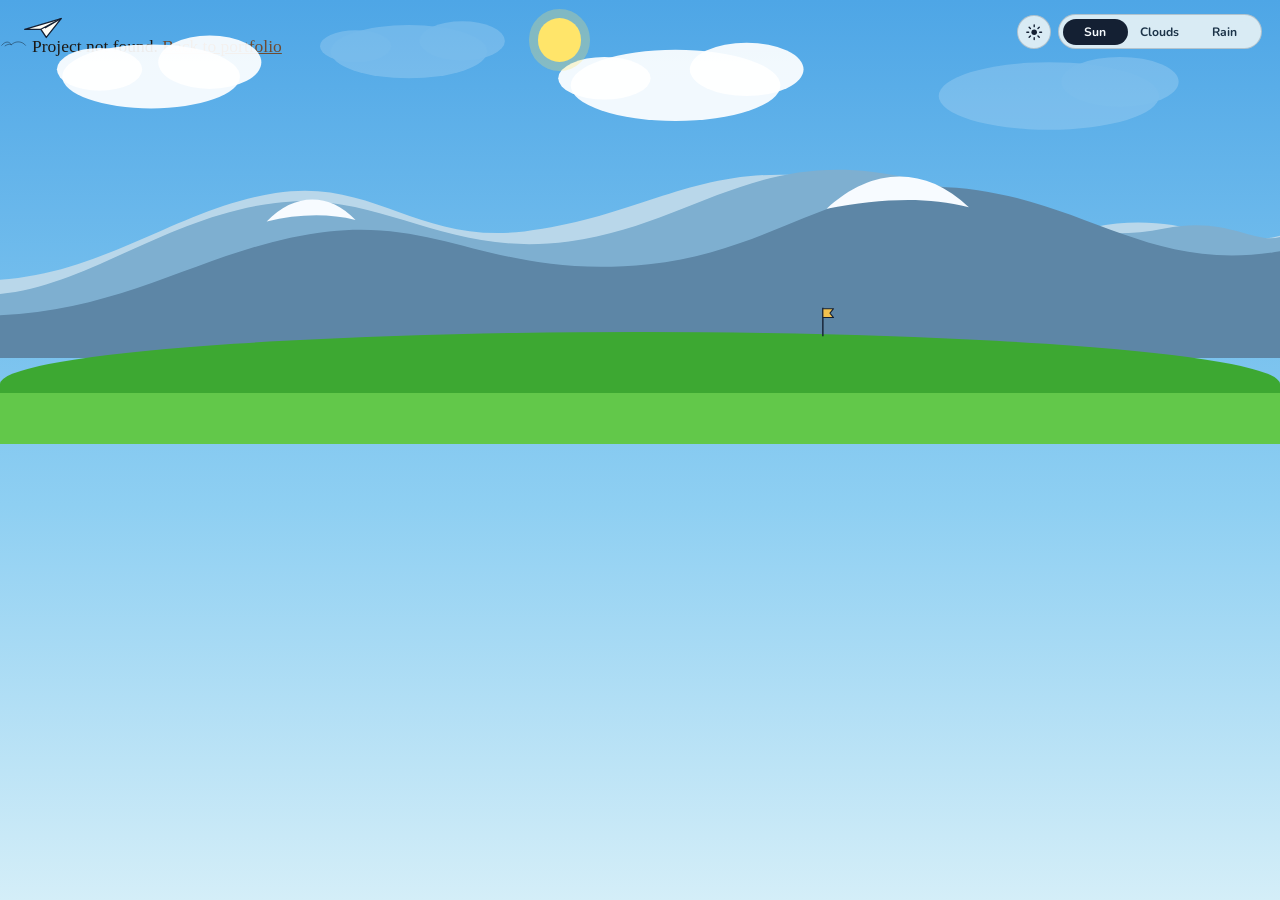
<file: projects/_template.html>
<!DOCTYPE html>
<html lang="en">
<head>
  <meta charset="UTF-8" />
  <meta name="viewport" content="width=device-width, initial-scale=1.0" />
  <title>PROJECT_TITLE | Rohtak Patwardhan</title>
  <meta name="description" content="PROJECT_DESCRIPTION" />
  <meta property="og:title" content="PROJECT_TITLE | Rohtak Patwardhan" />
  <meta property="og:description" content="PROJECT_DESCRIPTION" />
  <meta property="og:type" content="article" />
  <meta property="og:url" content="https://rohtakpatwardhan.com/projects/SLUG.html" />
  <meta property="og:image" content="https://rohtakpatwardhan.com/brand_assets/og-image.png" />
  <meta name="twitter:card" content="summary_large_image" />
  <meta name="twitter:title" content="PROJECT_TITLE | Rohtak Patwardhan" />
  <meta name="twitter:description" content="PROJECT_DESCRIPTION" />
  <meta name="twitter:image" content="https://rohtakpatwardhan.com/brand_assets/og-image.png" />
  <link rel="icon" href="data:image/svg+xml,<svg xmlns='http://www.w3.org/2000/svg' viewBox='0 0 32 32'><rect width='32' height='20' fill='%235aaee8'/><rect y='20' width='32' height='12' fill='%234cba3e'/><text x='50%25' y='42%25' dominant-baseline='middle' text-anchor='middle' font-family='Georgia,serif' font-size='11' font-weight='600' fill='%23142033'>RP</text></svg>" />
  <link rel="preconnect" href="https://fonts.googleapis.com" />
  <link rel="preconnect" href="https://fonts.gstatic.com" crossorigin />
  <link href="https://fonts.googleapis.com/css2?family=Nunito:wght@600;700;800&family=Source+Serif+4:opsz,wght@8..60,400;8..60,500&display=swap" rel="stylesheet" />
  <link rel="stylesheet" href="project.css" />
  <link rel="stylesheet" href="../sky.css" />
</head>
<body>
  <div id="project-root"></div>
  <script>window.PROJECT_ID = 'SLUG';</script>
  <script src="project-data.js"></script>
  <script src="project-page.js"></script>
  <script src="../sky.js"></script>
</body>
</html>
</file>
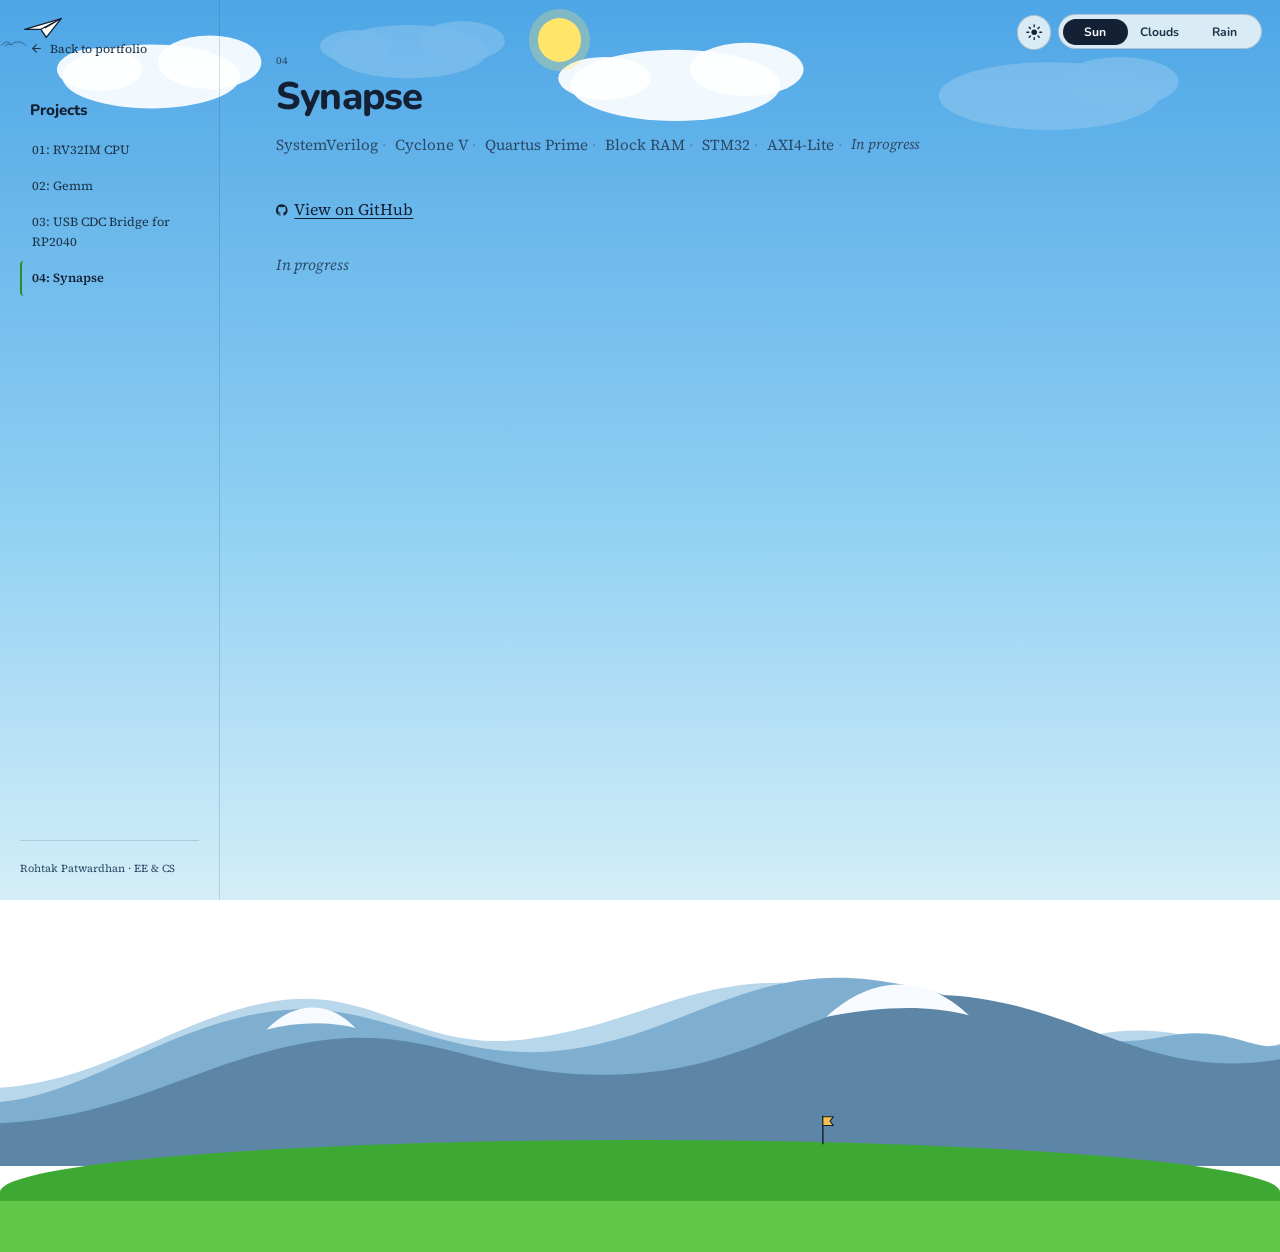
<file: projects/cim-accelerator.html>
<!DOCTYPE html>
<html lang="en">
<head>
  <meta charset="UTF-8" />
  <meta name="viewport" content="width=device-width, initial-scale=1.0" />
  <title>Synapse | Rohtak Patwardhan</title>
  <meta name="description" content="In progress. An FPGA compute-in-memory project: the weights stay next to the multiply-accumulate instead of being fetched from external memory." />
  <meta property="og:title" content="Synapse | Rohtak Patwardhan" />
  <meta property="og:description" content="In progress. An FPGA compute-in-memory project: the weights stay next to the multiply-accumulate instead of being fetched from external memory." />
  <meta property="og:type" content="article" />
  <meta property="og:url" content="https://rohtakpatwardhan.com/projects/cim-accelerator.html" />
  <meta property="og:image" content="https://rohtakpatwardhan.com/brand_assets/og-image.png" />
  <meta name="twitter:card" content="summary_large_image" />
  <meta name="twitter:title" content="Synapse | Rohtak Patwardhan" />
  <meta name="twitter:description" content="In progress. An FPGA compute-in-memory project: the weights stay next to the multiply-accumulate instead of being fetched from external memory." />
  <meta name="twitter:image" content="https://rohtakpatwardhan.com/brand_assets/og-image.png" />
  <link rel="icon" href="data:image/svg+xml,<svg xmlns='http://www.w3.org/2000/svg' viewBox='0 0 32 32'><rect width='32' height='20' fill='%235aaee8'/><rect y='20' width='32' height='12' fill='%234cba3e'/><text x='50%25' y='42%25' dominant-baseline='middle' text-anchor='middle' font-family='Georgia,serif' font-size='11' font-weight='600' fill='%23142033'>RP</text></svg>" />
  <link rel="preconnect" href="https://fonts.googleapis.com" />
  <link rel="preconnect" href="https://fonts.gstatic.com" crossorigin />
  <link href="https://fonts.googleapis.com/css2?family=Nunito:wght@600;700;800&family=Source+Serif+4:opsz,wght@8..60,400;8..60,500&display=swap" rel="stylesheet" />
  <link rel="stylesheet" href="project.css" />
  <link rel="stylesheet" href="../sky.css" />
</head>
<body>
  <div id="project-root"></div>
  <script>window.PROJECT_ID = 'cim-accelerator';</script>
  <script src="project-data.js"></script>
  <script src="project-page.js"></script>
  <script src="../sky.js"></script>
</body>
</html>
</file>
<file: sky.css>
/* Sky parked at the top of the page, grass and mountains at the end. */

@property --sky-top { syntax: "<color>"; inherits: true; initial-value: #4ea6e6; }
@property --sky-mid { syntax: "<color>"; inherits: true; initial-value: #8ecff2; }
@property --sky-bottom { syntax: "<color>"; inherits: true; initial-value: #d4eef8; }
@property --cloud { syntax: "<color>"; inherits: true; initial-value: #ffffff; }
@property --grass { syntax: "<color>"; inherits: true; initial-value: #62c84a; }
@property --grass-deep { syntax: "<color>"; inherits: true; initial-value: #3da832; }
@property --ridge { syntax: "<color>"; inherits: true; initial-value: #7eafd0; }
@property --ridge-far { syntax: "<color>"; inherits: true; initial-value: #b9d7ea; }
@property --ridge-near { syntax: "<color>"; inherits: true; initial-value: #5d86a6; }
@property --snow { syntax: "<color>"; inherits: true; initial-value: #f7fbff; }
@property --sun-opacity { syntax: "<number>"; inherits: true; initial-value: 1; }
@property --moon-opacity { syntax: "<number>"; inherits: true; initial-value: 0; }
@property --star-opacity { syntax: "<number>"; inherits: true; initial-value: 0; }
@property --rain-opacity { syntax: "<number>"; inherits: true; initial-value: 0; }

html {
  --sky-top: #4ea6e6;
  --sky-mid: #8ecff2;
  --sky-bottom: #d4eef8;
  --cloud: rgba(255, 255, 255, 0.92);
  --sun-opacity: 1;
  --rain-opacity: 0;
  --grass: #62c84a;
  --grass-deep: #3da832;
  --ridge: #7eafd0;
  --ridge-far: #b9d7ea;
  --ridge-near: #5d86a6;
  --snow: #f7fbff;
  --moon-opacity: 0;
  --star-opacity: 0;
  transition:
    --sky-top 0.9s ease,
    --sky-mid 0.9s ease,
    --sky-bottom 0.9s ease,
    --cloud 0.9s ease,
    --grass 0.9s ease,
    --grass-deep 0.9s ease,
    --ridge 0.9s ease,
    --ridge-far 0.9s ease,
    --ridge-near 0.9s ease,
    --snow 0.9s ease,
    --text 0.9s ease,
    --text-2 0.9s ease,
    --text-3 0.9s ease,
    --sun-opacity 0.7s ease,
    --moon-opacity 0.7s ease,
    --star-opacity 0.7s ease,
    --rain-opacity 0.7s ease;
}

html[data-weather="cloudy"] {
  --sky-top: #6f9dbe;
  --sky-mid: #a7c6d8;
  --sky-bottom: #d7e6ee;
  --cloud: rgba(255, 255, 255, 0.97);
  --sun-opacity: 0;
  --grass: #5cbf48;
  --grass-deep: #3a9e32;
  --ridge: #8aafc6;
  --ridge-far: #c5dbe8;
  --ridge-near: #6d93ad;
  --snow: #f4f8fb;
}

html[data-weather="rain"] {
  --sky-top: #4f738c;
  --sky-mid: #7f9eb3;
  --sky-bottom: #c5d5e0;
  --cloud: rgba(236, 243, 247, 0.95);
  --sun-opacity: 0;
  --rain-opacity: 1;
  --grass: #4ea83c;
  --grass-deep: #2f8a28;
  --ridge: #64869c;
  --ridge-far: #8eacbf;
  --ridge-near: #4d6e86;
  --snow: #e4edf3;
}

html[data-time="night"] {
  --sky-top: #0c1730;
  --sky-mid: #163056;
  --sky-bottom: #24456e;
  --cloud: rgba(214, 224, 240, 0.34);
  --sun-opacity: 0;
  --moon-opacity: 1;
  --star-opacity: 1;
  --text: #f3f6fb;
  --text-2: #d7e0ec;
  --text-3: #b7c5d6;
  --border: rgba(243, 246, 251, 0.16);
  --border-2: rgba(243, 246, 251, 0.28);
  --grass: #1c6434;
  --grass-deep: #134826;
  --ridge: #2a3f5c;
  --ridge-far: #3f5d80;
  --ridge-near: #1a2b42;
  --snow: #dce6f2;
}

body {
  position: relative;
  background: linear-gradient(180deg, var(--sky-top) 0%, var(--sky-mid) 56%, var(--sky-bottom) 100%);
  background-attachment: fixed;
}

.sky {
  position: absolute;
  top: 0;
  left: 0;
  right: 0;
  height: calc(10.5rem + var(--bar-h, 0px));
  z-index: 0;
  pointer-events: none;
  overflow: hidden;
}

.sun-mark {
  position: absolute;
  top: calc(var(--bar-h, 0px) + 1.15rem);
  left: 42%;
  width: 2.7rem;
  height: 2.7rem;
  border-radius: 50%;
  background: #ffe56a;
  box-shadow: 0 0 0 9px rgba(255, 229, 106, 0.28);
  opacity: var(--sun-opacity);
  transform: scale(1);
  transition: opacity 0.7s ease, transform 0.8s cubic-bezier(0.22, 1, 0.36, 1);
}

html:not([data-weather="sunny"]) .sun-mark {
  transform: scale(0.55);
}

.moon-mark {
  position: absolute;
  top: calc(var(--bar-h, 0px) + 1.15rem);
  left: 42%;
  width: 2.5rem;
  height: 2.5rem;
  border-radius: 50%;
  background: #f4f1e4;
  box-shadow: 0 0 0 8px rgba(244, 241, 228, 0.16);
  opacity: var(--moon-opacity);
  transform: scale(0.7);
  transition: opacity 0.7s ease, transform 0.8s cubic-bezier(0.22, 1, 0.36, 1);
}

html[data-time="night"] .moon-mark { transform: scale(1); }

.stars {
  position: fixed;
  inset: 0;
  z-index: 0;
  pointer-events: none;
  opacity: var(--star-opacity);
  background-image:
    radial-gradient(1.4px 1.4px at 8% 18%, #fff 60%, transparent 62%),
    radial-gradient(1.2px 1.2px at 18% 42%, #fff 60%, transparent 62%),
    radial-gradient(1.6px 1.6px at 28% 12%, #fff 60%, transparent 62%),
    radial-gradient(1px 1px at 42% 28%, #fff 60%, transparent 62%),
    radial-gradient(1.5px 1.5px at 63% 16%, #fff 60%, transparent 62%),
    radial-gradient(1.1px 1.1px at 74% 34%, #fff 60%, transparent 62%),
    radial-gradient(1.4px 1.4px at 86% 14%, #fff 60%, transparent 62%),
    radial-gradient(1px 1px at 92% 40%, #fff 60%, transparent 62%),
    radial-gradient(1.3px 1.3px at 52% 8%, #fff 60%, transparent 62%);
}

.cloud-track {
  display: flex;
  width: 200%;
  height: 100%;
  animation: cloud-drift 72s linear infinite;
}

.clouds {
  width: 50%;
  height: 9.2rem;
  flex: none;
}

.clouds ellipse { fill: var(--cloud); }

.clouds-more { opacity: 0.2; transition: opacity 0.9s ease; }
html[data-weather="cloudy"] .clouds-more,
html[data-weather="rain"] .clouds-more { opacity: 1; }

.bird {
  position: absolute;
  top: 2.4rem;
  left: 0;
  width: 1.7rem;
  height: 0.7rem;
  animation: bird-glide 32s linear infinite;
}

.bird path {
  fill: none;
  stroke: #1c3348;
  stroke-width: 1.7;
  stroke-linecap: round;
  stroke-linejoin: round;
  opacity: 0.55;
}

html[data-time="night"] .bird path { stroke: #d7e0ec; }

@keyframes cloud-drift {
  from { transform: translate3d(0, 0, 0); }
  to { transform: translate3d(-50%, 0, 0); }
}

@keyframes bird-glide {
  0% { transform: translate3d(-3rem, 0, 0); }
  100% { transform: translate3d(105vw, -0.6rem, 0); }
}

.rain {
  position: fixed;
  inset: 0;
  z-index: 0;
  pointer-events: none;
  overflow: hidden;
  opacity: var(--rain-opacity);
}

.drop {
  position: absolute;
  top: -12vh;
  width: 1.5px;
  border-radius: 2px;
  background: linear-gradient(180deg, transparent, rgba(255, 255, 255, 0.85));
  animation-name: rain-fall;
  animation-timing-function: linear;
  animation-iteration-count: infinite;
}

html:not([data-weather="rain"]) .drop { animation-play-state: paused; }

@keyframes rain-fall {
  from { transform: translate3d(0, 0, 0); }
  to { transform: translate3d(-18px, 120vh, 0); }
}

.field {
  position: relative;
  z-index: 1;
  height: 22rem;
  pointer-events: none;
}

.mountains {
  position: absolute;
  left: 0;
  right: 0;
  bottom: 5.4rem;
  width: 100%;
  height: 16rem;
  z-index: 0;
}

.ridge-far { fill: var(--ridge-far); }
.ridge { fill: var(--ridge); }
.ridge-near { fill: var(--ridge-near); }
.snow { fill: var(--snow); }

.field-hill {
  position: absolute;
  left: 0;
  right: 0;
  bottom: 0;
  z-index: 1;
  height: 7rem;
  background: var(--grass-deep);
  border-radius: 50% 50% 0 0 / 52px 52px 0 0;
}

.field-hill::after {
  content: "";
  position: absolute;
  left: 0;
  right: 0;
  bottom: 0;
  height: 3.2rem;
  background: var(--grass);
}

.p-mobile-bar { background: var(--sky-mid); }

.sky-controls {
  position: fixed;
  top: 0.9rem;
  right: 1.15rem;
  z-index: 160;
  display: flex;
  align-items: stretch;
  gap: 0.45rem;
}

.daynight {
  display: grid;
  place-items: center;
  flex: none;
  align-self: center;
  width: 2.15rem;
  height: 2.15rem;
  margin: 0;
  padding: 0;
  border: 1px solid rgba(20, 32, 51, 0.2);
  border-radius: 999px;
  background: rgba(255, 254, 248, 0.78);
  color: #142033;
  backdrop-filter: blur(8px);
  cursor: pointer;
}

.daynight-icon {
  position: relative;
  width: 1.15rem;
  height: 1.15rem;
}

.daynight-icon svg {
  position: absolute;
  inset: 0;
  width: 100%;
  height: 100%;
  transition: opacity 0.45s ease, transform 0.55s cubic-bezier(0.22, 1, 0.36, 1);
}

.icon-moon {
  opacity: 0;
  transform: rotate(-28deg) scale(0.55);
}

html[data-time="night"] .icon-sun {
  opacity: 0;
  transform: rotate(36deg) scale(0.55);
}

html[data-time="night"] .icon-moon {
  opacity: 1;
  transform: none;
}

html[data-time="night"] .daynight {
  background: rgba(12, 23, 48, 0.62);
  border-color: rgba(243, 246, 251, 0.28);
  color: #f4f1e4;
}

.weather {
  position: relative;
  display: grid;
  grid-template-columns: repeat(3, 4.05rem);
  padding: 0.22rem;
  background: rgba(255, 254, 248, 0.78);
  border: 1px solid rgba(20, 32, 51, 0.2);
  border-radius: 999px;
  backdrop-filter: blur(8px);
}

.weather-thumb {
  position: absolute;
  top: 0.22rem;
  bottom: 0.22rem;
  left: 0.22rem;
  width: 4.05rem;
  border-radius: 999px;
  background: #142033;
  transform: translateX(0);
  transition: transform 0.55s cubic-bezier(0.22, 1, 0.36, 1);
  z-index: 0;
}

html[data-weather="cloudy"] .weather-thumb { transform: translateX(4.05rem); }
html[data-weather="rain"] .weather-thumb { transform: translateX(8.1rem); }

.weather-btn {
  position: relative;
  z-index: 1;
  border: 0;
  background: transparent;
  color: var(--text-2, #1c3348);
  font-family: "Nunito", sans-serif;
  font-weight: 700;
  font-size: 0.76rem;
  line-height: 1;
  width: 100%;
  padding: 0.42rem 0;
  text-align: center;
  border-radius: 999px;
  cursor: pointer;
  transition: color 0.35s ease;
}

.weather-btn[aria-pressed="true"] { color: #f7fbfe; }
.weather-btn:hover { color: var(--text, #142033); }
.weather-btn[aria-pressed="true"]:hover { color: #f7fbfe; }

html[data-time="night"] .weather {
  background: rgba(12, 23, 48, 0.62);
  border-color: rgba(243, 246, 251, 0.28);
}
html[data-time="night"] .weather-thumb { background: #f4f1e4; }
html[data-time="night"] .weather-btn[aria-pressed="true"],
html[data-time="night"] .weather-btn[aria-pressed="true"]:hover { color: #142033; }
html[data-time="night"] .social-btn {
  background: rgba(12, 23, 48, 0.35);
  border-color: rgba(243, 246, 251, 0.4);
}
html[data-time="night"] ::selection { background: #35557a; color: #f4f7fb; }

.plane {
  position: absolute;
  z-index: 5;
  top: calc(var(--bar-h, 0px) + 0.85rem);
  left: 1.4rem;
  width: 2.7rem;
  height: 1.75rem;
  padding: 0;
  border: 0;
  background: none;
  cursor: grab;
  pointer-events: auto;
  touch-action: none;
}
.plane svg { width: 100%; height: 100%; display: block; overflow: visible; }
.plane.is-held { cursor: grabbing; }
.plane.is-flying { pointer-events: none; z-index: 180; }
.plane.is-landed { position: absolute; z-index: 4; cursor: grab; }

.flag {
  position: absolute;
  left: 64%;
  bottom: 6.6rem;
  width: 1.15rem;
  height: 2rem;
  z-index: 2;
}
.flag-pole { stroke: #142033; stroke-width: 1.6; }
.flag-fly { fill: #f2c14e; stroke: #142033; stroke-width: 1.2; stroke-linejoin: round; }
html[data-time="night"] .flag-pole { stroke: #f3f6fb; }
html[data-time="night"] .flag-fly { stroke: #f3f6fb; fill: #e7d48a; }

.plane-note {
  position: absolute;
  left: 50%;
  bottom: 10.5rem;
  transform: translateX(-50%);
  z-index: 3;
  margin: 0;
  font-family: "Nunito", sans-serif;
  font-weight: 800;
  font-size: 0.95rem;
  color: var(--text, #142033);
  white-space: nowrap;
  pointer-events: none;
}

@media (max-width: 800px) {
  .sun-mark, .moon-mark { left: 1.1rem; top: calc(var(--bar-h, 0px) + 0.7rem); width: 2.1rem; height: 2.1rem; }
  .plane { top: calc(var(--bar-h, 0px) + 0.55rem); left: 0.8rem; width: 2.3rem; height: 1.5rem; }
  #about { padding-top: 6.2rem; }
  .p-container { padding-top: 6.2rem; }
  .sky-controls { top: 0.65rem; right: 0.55rem; gap: 0.35rem; }
  .weather-btn { font-size: 0.72rem; }
}

@media (prefers-reduced-motion: reduce) {
  html { transition: none; }
  .cloud-track, .bird, .drop { animation: none; }
  .bird { opacity: 0; }
  .sun-mark, .clouds-more, .weather-thumb, .weather-btn, .daynight-icon svg { transition: none; }
}
</file>
<file: sling.css>
#play .container { text-align: center; }

#play .sec-heading,
#play .sec-label { text-align: center; }

.gate-lead {
  max-width: 32rem;
  margin: -0.35rem auto 1.15rem;
  color: var(--text-2);
  text-align: center;
}

#sling-game {
  display: flex;
  justify-content: center;
  width: 100%;
}

.sling-card {
  width: min(100%, 48rem);
  display: flex;
  flex-direction: column;
  align-items: center;
  background: rgba(255, 254, 248, 0.94);
  border: 2px solid #142033;
  border-radius: 20px;
  box-shadow: 4px 4px 0 #142033;
  padding: 0.95rem 1rem 0.85rem;
  color: #142033;
}

html[data-time="night"] .sling-card {
  box-shadow: 4px 4px 0 rgba(244, 241, 228, 0.45);
}

.sling-meta {
  width: 100%;
  display: flex;
  justify-content: space-between;
  align-items: baseline;
  margin: 0 0 0.55rem;
  font-family: "Nunito", sans-serif;
  font-weight: 800;
  font-size: 0.95rem;
  letter-spacing: 0.01em;
}

.sling-count {
  font-weight: 700;
  color: #2c4a66;
}

.sling-stage {
  position: relative;
  width: 100%;
}

.sling-stage.is-flying .slot {
  pointer-events: none;
  opacity: 0.45;
}

.sling-stage canvas {
  display: block;
  background: #fffef8;
  border: 3px solid #142033;
  border-radius: 16px;
  box-shadow: 4px 4px 0 #142033;
  max-width: 100%;
}

html[data-time="night"] .sling-stage canvas {
  box-shadow: 4px 4px 0 rgba(244, 241, 228, 0.45);
}

.slot {
  position: absolute;
  width: 44px;
  height: 44px;
  margin: 0;
  padding: 0;
  border-radius: 50%;
  border: 2px dashed #142033;
  background: #fffef8;
  color: #142033;
  font-family: "Nunito", sans-serif;
  font-weight: 800;
  font-size: 1.45rem;
  line-height: 1;
  transform: translate(-50%, -50%);
  cursor: pointer;
  z-index: 2;
}

.slot.is-plus {
  background: #f2c14e;
  border-style: solid;
}

.slot.is-minus {
  background: #142033;
  color: #fffef8;
  border-style: solid;
}

.slot:focus-visible,
.sling-tools button:focus-visible {
  outline: 2px solid #1e6b1a;
  outline-offset: 2px;
}

.sling-status {
  font-family: "Source Serif 4", Georgia, serif;
  font-size: 1.05rem;
  line-height: 1.45;
  margin: 0.8rem 0 0.55rem;
  min-height: 1.4em;
  color: #142033;
}

.sling-status.is-win { color: #1e6b1a; }
.sling-status.is-bad { color: #a15c12; }

.sling-tools {
  display: flex;
  align-items: center;
  justify-content: center;
  flex-wrap: wrap;
  gap: 0.95rem;
}

.sling-tools button {
  font-family: "Nunito", sans-serif;
  font-weight: 800;
  font-size: 0.95rem;
  background: none;
  border: none;
  color: #142033;
  cursor: pointer;
  padding: 0.3rem 0.1rem;
}

.sling-tools button:disabled {
  opacity: 0.35;
  cursor: default;
}

.sling-tools .sling-go {
  background: #142033;
  color: #fffef8;
  border: 2px solid #142033;
  border-radius: 999px;
  padding: 0.42rem 1.2rem;
  box-shadow: 3px 3px 0 #1e6b1a;
}

.sling-tools .sling-go:hover:not(:disabled) {
  transform: translate(-1px, -1px);
  box-shadow: 4px 4px 0 #1e6b1a;
}

@media (max-width: 640px) {
  .slot { width: 40px; height: 40px; font-size: 1.3rem; }
}

@media (prefers-reduced-motion: reduce) {
  .sling-tools .sling-go:hover:not(:disabled) { transform: none; }
}
</file>
<file: projects/project.css>
:root {
  --bg:          #7ec4ef;
  --sb-bg:       transparent;
  --surface:     transparent;
  --surface-2:   #d4eef9;
  --border:      rgba(20, 50, 80, 0.16);
  --border-2:    rgba(20, 50, 80, 0.28);
  --accent:      #2f8a28;
  --accent-b:    #2f8a28;
  --accent-dim:  transparent;
  --text:        #142033;
  --text-2:      #1c3348;
  --text-3:      #2c4a66;
  --green:       #2f8a28;
  --sb-w:        220px;
}

*, *::before, *::after { box-sizing: border-box; margin: 0; padding: 0; }

html { scroll-behavior: smooth; }

body {
  background: linear-gradient(180deg, var(--sky-top) 0%, var(--sky-mid) 56%, var(--sky-bottom) 100%);
  background-attachment: fixed;
  color: var(--text);
  font-family: 'Source Serif 4', Georgia, serif;
  font-size: 17.5px;
  line-height: 1.6;
  -webkit-font-smoothing: antialiased;
  overflow-x: hidden;
  padding-bottom: 0;
}
::selection { background: #d7f5c8; color: var(--text); }

::-webkit-scrollbar { width: 3px; }
::-webkit-scrollbar-track { background: var(--bg); }
::-webkit-scrollbar-thumb { background: var(--border-2); border-radius: 2px; }

/* ── Sidebar ─────────────────────────────── */
.p-sidebar {
  position: fixed;
  top: 0; left: 0; bottom: 0;
  width: var(--sb-w);
  background: var(--sb-bg);
  border-right: 1px solid var(--border);
  display: flex;
  flex-direction: column;
  padding: 2rem 1.25rem 1.4rem;
  z-index: 100;
}

.p-back {
  display: inline-flex;
  align-items: center;
  gap: 0.45rem;
  font-size: 0.76rem;
  color: var(--text-2);
  text-decoration: none;
  margin-bottom: 2rem;
  padding: 0.45rem 0.6rem;
  border-radius: 4px;
  transition: color 0.15s ease, background 0.15s ease;
}
.p-back:hover { color: var(--text); }

.p-nav-label {
  font-size: 0.95rem;
  font-weight: 600;
  color: var(--text);
  margin-bottom: 0.65rem;
  padding-left: 0.6rem;
}

.p-nav { display: flex; flex-direction: column; gap: 0.05rem; flex: 1; overflow-y: auto; }

.p-nav-link {
  display: block;
  padding: 0.48rem 0.6rem;
  font-size: 0.78rem;
  color: var(--text-2);
  text-decoration: none;
  border-radius: 4px;
  border-left: 2px solid transparent;
  transition: color 0.15s ease, background 0.15s ease, border-color 0.15s ease;
}
.p-nav-link:hover { color: var(--text); }
.p-nav-link.active {
  color: var(--text);
  font-weight: 600;
  border-left-color: var(--accent);
}

.p-sidebar-footer {
  margin-top: auto;
  padding-top: 1.2rem;
  border-top: 1px solid var(--border);
  font-size: 0.67rem;
  color: var(--text-3);
}

/* ── Main ────────────────────────────────── */
.p-main {
  margin-left: var(--sb-w);
  min-height: 100vh;
  position: relative;
  z-index: 1;
}
h1, h2, h3, .p-title, .p-sec-label, .p-subhead, .p-nav-label {
  font-family: 'Nunito', sans-serif;
  font-weight: 800;
}

.p-container {
  width: 100%;
  max-width: 72rem;
  margin: 0 auto;
  padding: 3.25rem 3.5rem 5rem;
}

.p-num { font-size: 0.64rem; color: var(--text-3); margin-bottom: 0.4rem; }

.p-title {
  font-size: clamp(1.85rem, 3.5vw, 2.4rem);
  font-weight: 800;
  letter-spacing: -0.02em;
  line-height: 1.15;
  color: var(--text);
  margin-bottom: 0.85rem;
}

.p-meta {
  display: flex;
  flex-wrap: wrap;
  align-items: center;
  gap: 0.5rem;
  margin-bottom: 2.5rem;
}

.chip {
  display: inline;
  font-size: 0.95rem;
  color: var(--text-3);
  border: none;
  background: none;
  padding: 0;
}
.p-meta .chip:not(:last-child)::after { content: "  ·"; color: var(--border-2); }

.p-status {
  font-size: 0.9rem;
  font-style: italic;
  color: var(--text-3);
}

/* ── Hero visual ─────────────────────────── */
.p-hero {
  background: transparent;
  margin-bottom: 2rem;
  position: relative;
}
.p-lb-trigger { cursor: pointer; }
.p-hero img,
.p-hero video {
  width: 100%;
  height: auto;
  object-fit: contain;
  display: block;
}

.p-hero-contain img {
  object-fit: contain;
  background: transparent;
}

.p-hero-contain.p-hero-square {
  max-width: 16rem;
}
.p-hero-contain.p-hero-square img {
  padding: 0;
  box-sizing: border-box;
  background: transparent;
}

.p-hero-placeholder {
  display: block;
  background: transparent;
  color: var(--text-3);
}
.p-hero-placeholder svg { display: none; }

.p-hero-badge {
  font-size: 0.95rem;
  font-style: italic;
  color: var(--text-3);
}

/* ── Sections ────────────────────────────── */
.p-section { margin-bottom: 4rem; }
.p-section + .p-section { padding-top: 0.25rem; }

.p-sec-label {
  font-size: clamp(1.35rem, 2.4vw, 1.6rem);
  font-weight: 600;
  letter-spacing: -0.02em;
  line-height: 1.2;
  color: var(--text);
  margin-bottom: 0.9rem;
  padding-bottom: 0.45rem;
  border-bottom: 1px solid var(--border);
  display: block;
}

.p-body { color: var(--text); font-size: 0.95rem; line-height: 1.85; }
.p-body p + p { margin-top: 1rem; }

.p-doc > * + * { margin-top: 1.5rem; }
.p-doc .katex { color: var(--text); }
.p-doc .katex-display { margin: 0.85rem 0 1.15rem; overflow-x: auto; overflow-y: hidden; padding: 0.35rem 0; }
.p-subhead {
  font-size: 1.05rem;
  font-weight: 600;
  color: var(--text);
  line-height: 1.45;
}
.p-doc .p-subhead {
  margin: 2.5rem 0 0.65rem;
  padding-top: 0;
}
.p-doc .p-pre + .p-subhead,
.p-doc .p-body + .p-subhead,
.p-doc .p-table-wrap + .p-subhead,
.p-doc .p-doc-figure + .p-subhead {
  margin-top: 3rem;
}
.p-doc .p-body + .p-pre {
  margin-top: 1.1rem;
}
.p-doc .p-pre + .p-body {
  margin-top: 1rem;
}
.p-doc .p-pre + .p-pre {
  margin-top: 1.15rem;
}

.p-doc-figure {
  border: 1px solid var(--border);
  border-radius: 5px;
  overflow: hidden;
  background: var(--surface);
  margin: 0;
}
.p-doc-figure-btn {
  display: block;
  width: 100%;
  border: none;
  padding: 0;
  margin: 0;
  background: none;
  cursor: pointer;
  font-family: inherit;
}
.p-doc-figure img {
  width: 100%;
  display: block;
  transition: transform 0.35s ease;
}
.p-doc-figure-btn:hover img { transform: scale(1.02); }
.p-doc-figure--contain img {
  object-fit: contain;
  background: var(--surface-2);
  padding: 1.25rem;
  max-height: 520px;
}
.p-doc-figure--wide.p-doc-figure--contain img {
  max-height: none;
}
.p-doc-figure--wide {
  width: 100%;
  max-width: none;
  margin-left: 0;
  transform: none;
}
.p-doc-figure--wide img {
  max-height: none;
  height: auto;
  padding: 0.5rem;
}
.p-doc-figure-group .p-doc-figure-btn + .p-doc-figure-btn {
  border-top: 1px solid var(--border);
}
.p-doc-figure-stack {
  cursor: pointer;
}
.p-doc-figure-stack img {
  width: 100%;
  display: block;
  transition: transform 0.35s ease;
}
.p-doc-figure-stack img + img {
  border-top: 1px solid var(--border);
}
.p-doc-figure-group.p-doc-figure--contain .p-doc-figure-stack img {
  object-fit: contain;
  background: var(--surface-2);
  padding: 0.5rem;
}
.p-doc-figure-stack:hover img {
  transform: scale(1.01);
}
.p-doc-caption {
  font-size: 0.72rem;
  color: var(--text-3);
  padding: 0.65rem 1rem;
  border-top: 1px solid var(--border);
  text-align: center;
  line-height: 1.5;
}
.p-doc-figure + .p-gallery-hint {
  margin-top: 2rem;
}
.p-gallery-hint {
  font-size: 0.85rem;
  font-weight: 600;
  color: var(--text);
  margin: 0 0 0.75rem;
  line-height: 1.5;
}
.p-gallery-preview .p-doc-figure-btn {
  cursor: pointer;
}
.p-gallery-preview .p-doc-figure-btn:hover img {
  transform: scale(1.02);
}

/* ── RTL module strip ────────────────────── */
.p-rtl-gallery {
  width: 100%;
  max-width: none;
  margin: 0;
}
.p-rtl-label {
  font-size: 0.68rem;
  font-weight: 500;
  letter-spacing: 0.08em;
  text-transform: uppercase;
  color: var(--text-3);
  margin: 0;
}
.p-rtl-head {
  display: flex;
  align-items: baseline;
  justify-content: space-between;
  gap: 1rem;
  margin-bottom: 0.75rem;
  flex-wrap: wrap;
}
.p-rtl-hint {
  font-size: 0.68rem;
  color: var(--text-3);
  white-space: nowrap;
}
.p-rtl-scroll {
  display: flex;
  gap: 0.75rem;
  overflow-x: auto;
  scroll-snap-type: x mandatory;
  scroll-padding-left: 0.25rem;
  -webkit-overflow-scrolling: touch;
  padding: 0.25rem 0.25rem 0.85rem;
  margin: 0 -0.25rem;
}
.p-rtl-scroll::-webkit-scrollbar { height: 5px; }
.p-rtl-scroll::-webkit-scrollbar-thumb { background: var(--border-2); border-radius: 3px; }
.p-rtl-item {
  flex: 0 0 min(88%, 440px);
  scroll-snap-align: start;
  display: block;
  border: 1px solid var(--border);
  border-radius: 5px;
  overflow: hidden;
  background: var(--surface);
  cursor: pointer;
  padding: 0;
  font-family: inherit;
  text-align: left;
  position: relative;
}
.p-rtl-item img {
  width: 100%;
  height: auto;
  display: block;
  background: var(--surface-2);
  object-fit: contain;
  transition: transform 0.35s ease;
}
.p-rtl-item:hover img { transform: scale(1.02); }
.p-rtl-caption {
  display: block;
  font-size: 0.72rem;
  color: var(--text-2);
  padding: 0.6rem 0.85rem;
  border-top: 1px solid var(--border);
  line-height: 1.4;
}

.p-stats {
  display: grid;
  grid-template-columns: repeat(auto-fit, minmax(150px, 1fr));
  gap: 1px;
  background: var(--border);
  border: 1px solid var(--border);
  border-radius: 6px;
  overflow: hidden;
}
.p-stat {
  background: var(--surface);
  padding: 1.25rem 1.15rem;
  display: flex;
  flex-direction: column;
  gap: 0.4rem;
}
.p-stat-value {
  font-size: 1.8rem;
  font-weight: 700;
  color: var(--text);
  letter-spacing: -0.02em;
  line-height: 1;
}
.p-stat-label {
  font-size: 0.72rem;
  color: var(--text-2);
  line-height: 1.45;
}

.p-specs {
  border: 1px solid var(--border);
  border-radius: 5px;
  overflow: hidden;
}

.p-spec-row {
  display: flex;
  justify-content: space-between;
  gap: 1rem;
  padding: 0.72rem 1.1rem;
  background: var(--surface);
  border-bottom: 1px solid var(--border);
  font-size: 0.86rem;
}
.p-spec-row:last-child { border-bottom: none; }
.p-spec-row:nth-child(even) { background: var(--surface-2); }
.p-spec-label { color: var(--text-3); flex-shrink: 0; }
.p-spec-value { color: var(--text); text-align: right; }

.p-table-wrap {
  border: 1px solid var(--border);
  border-radius: 5px;
  overflow-x: auto;
  background: var(--surface);
}

.p-table {
  width: 100%;
  border-collapse: collapse;
  font-size: 0.79rem;
  min-width: 480px;
}

.p-table th,
.p-table td {
  padding: 0.65rem 1rem;
  text-align: left;
  border-bottom: 1px solid var(--border);
  vertical-align: top;
}

.p-table th {
  font-size: 0.82rem;
  font-weight: 600;
  color: var(--text);
  background: transparent;
}

.p-table tr:last-child td { border-bottom: none; }
.p-table tbody tr:nth-child(even) td { background: rgba(0,0,0,0.025); }
.p-table td:first-child { color: var(--accent-b); font-family: 'Courier New', monospace; font-size: 0.76rem; }
.p-table--2col td:first-child { color: var(--text-3); font-family: inherit; font-size: 0.79rem; }

.p-callout {
  border-left: 2px solid var(--accent);
  padding: 0.85rem 1.1rem;
  background: var(--surface);
  border-radius: 0 4px 4px 0;
  font-size: 0.9rem;
  color: var(--text-2);
  line-height: 1.8;
}

.p-pre {
  background: var(--surface);
  border: 1px solid var(--border);
  border-left: 2px solid var(--accent);
  border-radius: 4px;
  padding: 1.15rem 1.3rem;
  margin-bottom: 0.5rem;
  overflow-x: auto;
  font-family: 'Courier New', monospace;
  font-size: 0.76rem;
  line-height: 1.65;
  color: var(--text-2);
  white-space: pre;
}

.p-list {
  list-style: none;
  display: flex;
  flex-direction: column;
  gap: 0.55rem;
}
.p-list li {
  font-size: 0.9rem;
  color: var(--text-2);
  line-height: 1.7;
  padding-left: 1.1rem;
  position: relative;
}
.p-list li::before {
  content: '';
  position: absolute;
  left: 0;
  top: 0.72em;
  width: 0.45rem;
  height: 1px;
  background: var(--text-3);
}

/* ── Gallery ─────────────────────────────── */
.p-gallery {
  display: grid;
  grid-template-columns: repeat(2, 1fr);
  gap: 1px;
  background: var(--border);
  border: 1px solid var(--border);
  border-radius: 5px;
  overflow: hidden;
}
@media (max-width: 560px) { .p-gallery { grid-template-columns: 1fr; } }

.p-gallery-item {
  background: var(--surface);
  cursor: pointer;
  aspect-ratio: 16/10;
  overflow: hidden;
  position: relative;
  border: none;
  padding: 0;
  font-family: inherit;
}
.p-gallery-item img,
.p-gallery-item video {
  width: 100%;
  height: 100%;
  object-fit: cover;
  display: block;
  transition: transform 0.35s ease;
}
.p-gallery-item:hover img,
.p-gallery-item:hover video { transform: scale(1.03); }

.p-gallery-caption {
  position: absolute;
  bottom: 0; left: 0; right: 0;
  padding: 0.5rem 0.75rem;
  font-size: 0.67rem;
  color: var(--text-2);
  background: linear-gradient(transparent, rgba(0,0,0,0.75));
  pointer-events: none;
}

/* ── Links ───────────────────────────────── */
.p-links { display: flex; flex-wrap: wrap; gap: 0.5rem; }
.p-top-links { display: flex; flex-wrap: wrap; gap: 0.5rem; margin: 0 0 1.75rem; }

.p-link {
  display: inline-flex;
  align-items: center;
  gap: 0.4rem;
  font-size: 1rem;
  color: var(--text);
  text-decoration: underline;
  text-underline-offset: 3px;
  border: none;
  padding: 0;
  background: none;
}
.p-link:hover { color: var(--accent); }
.p-link--primary { background: none; color: var(--text); border: none; }
.p-link--primary:hover { background: none; color: var(--accent); border: none; }
.p-gallery-link { cursor: pointer; font-family: inherit; }

/* ── Lightbox ────────────────────────────── */
#lightbox {
  position: fixed;
  inset: 0;
  z-index: 500;
  background: rgba(0,0,0,0.95);
  display: flex;
  flex-direction: column;
  align-items: center;
  justify-content: center;
  opacity: 0;
  pointer-events: none;
  transition: opacity 0.2s ease;
}
#lightbox.open { opacity: 1; pointer-events: all; }

.lb-header {
  position: absolute;
  top: 0; left: 0; right: 0;
  display: flex;
  align-items: center;
  justify-content: space-between;
  padding: 1rem 1.5rem;
  border-bottom: 1px solid var(--border);
  background: var(--bg);
}
.lb-title { font-size: 0.88rem; font-weight: 500; }
.lb-meta  { font-size: 0.71rem; color: var(--text-3); }
.lb-close {
  width: 32px; height: 32px;
  border-radius: 4px;
  background: none;
  border: 1px solid var(--border);
  color: var(--text-2);
  cursor: pointer;
  display: flex;
  align-items: center;
  justify-content: center;
}
.lb-close:hover { background: var(--surface-2); }

.lb-img-wrap { max-width: min(90vw, 960px); width: 100%; }
.lb-img-wrap img,
.lb-img-wrap video {
  width: 100%;
  max-height: 70vh;
  object-fit: contain;
  border: 1px solid var(--border);
}

.lb-nav {
  position: absolute;
  top: 50%;
  transform: translateY(-50%);
  width: 100%;
  padding: 0 0.75rem;
  display: flex;
  justify-content: space-between;
  pointer-events: none;
}
.lb-nav-btn {
  width: 38px; height: 38px;
  border-radius: 4px;
  background: var(--surface);
  border: 1px solid var(--border);
  color: var(--text-2);
  cursor: pointer;
  pointer-events: all;
  display: flex;
  align-items: center;
  justify-content: center;
}
.lb-nav-btn:hover { background: var(--surface-2); color: var(--text); }

.lb-dots { display: flex; gap: 0.4rem; margin-top: 1rem; }
.lb-dot {
  width: 6px; height: 6px;
  border-radius: 50%;
  background: var(--border-2);
  border: none;
  cursor: pointer;
  padding: 0;
}
.lb-dot.active { background: var(--text-2); }

@media (max-width: 800px) {
  :root { --sb-w: 0px; }
  .p-sidebar { display: none; }
  .p-mobile-bar {
    display: flex;
    align-items: center;
    justify-content: space-between;
    position: sticky;
    top: 0;
    z-index: 100;
    background: #8ecff2;
    border-bottom: 1px solid var(--border);
    padding: 0.75rem 1.25rem;
  }
  .p-container { padding: 2rem 1.25rem 4rem; }
  .p-doc-figure--wide {
    width: 100%;
    margin-left: 0;
    transform: none;
  }
  .p-rtl-gallery {
    width: 100%;
    margin-left: 0;
    transform: none;
  }
}

.p-mobile-bar { display: none; }
@media (max-width: 800px) { .p-mobile-bar { display: flex; } }
</file>
